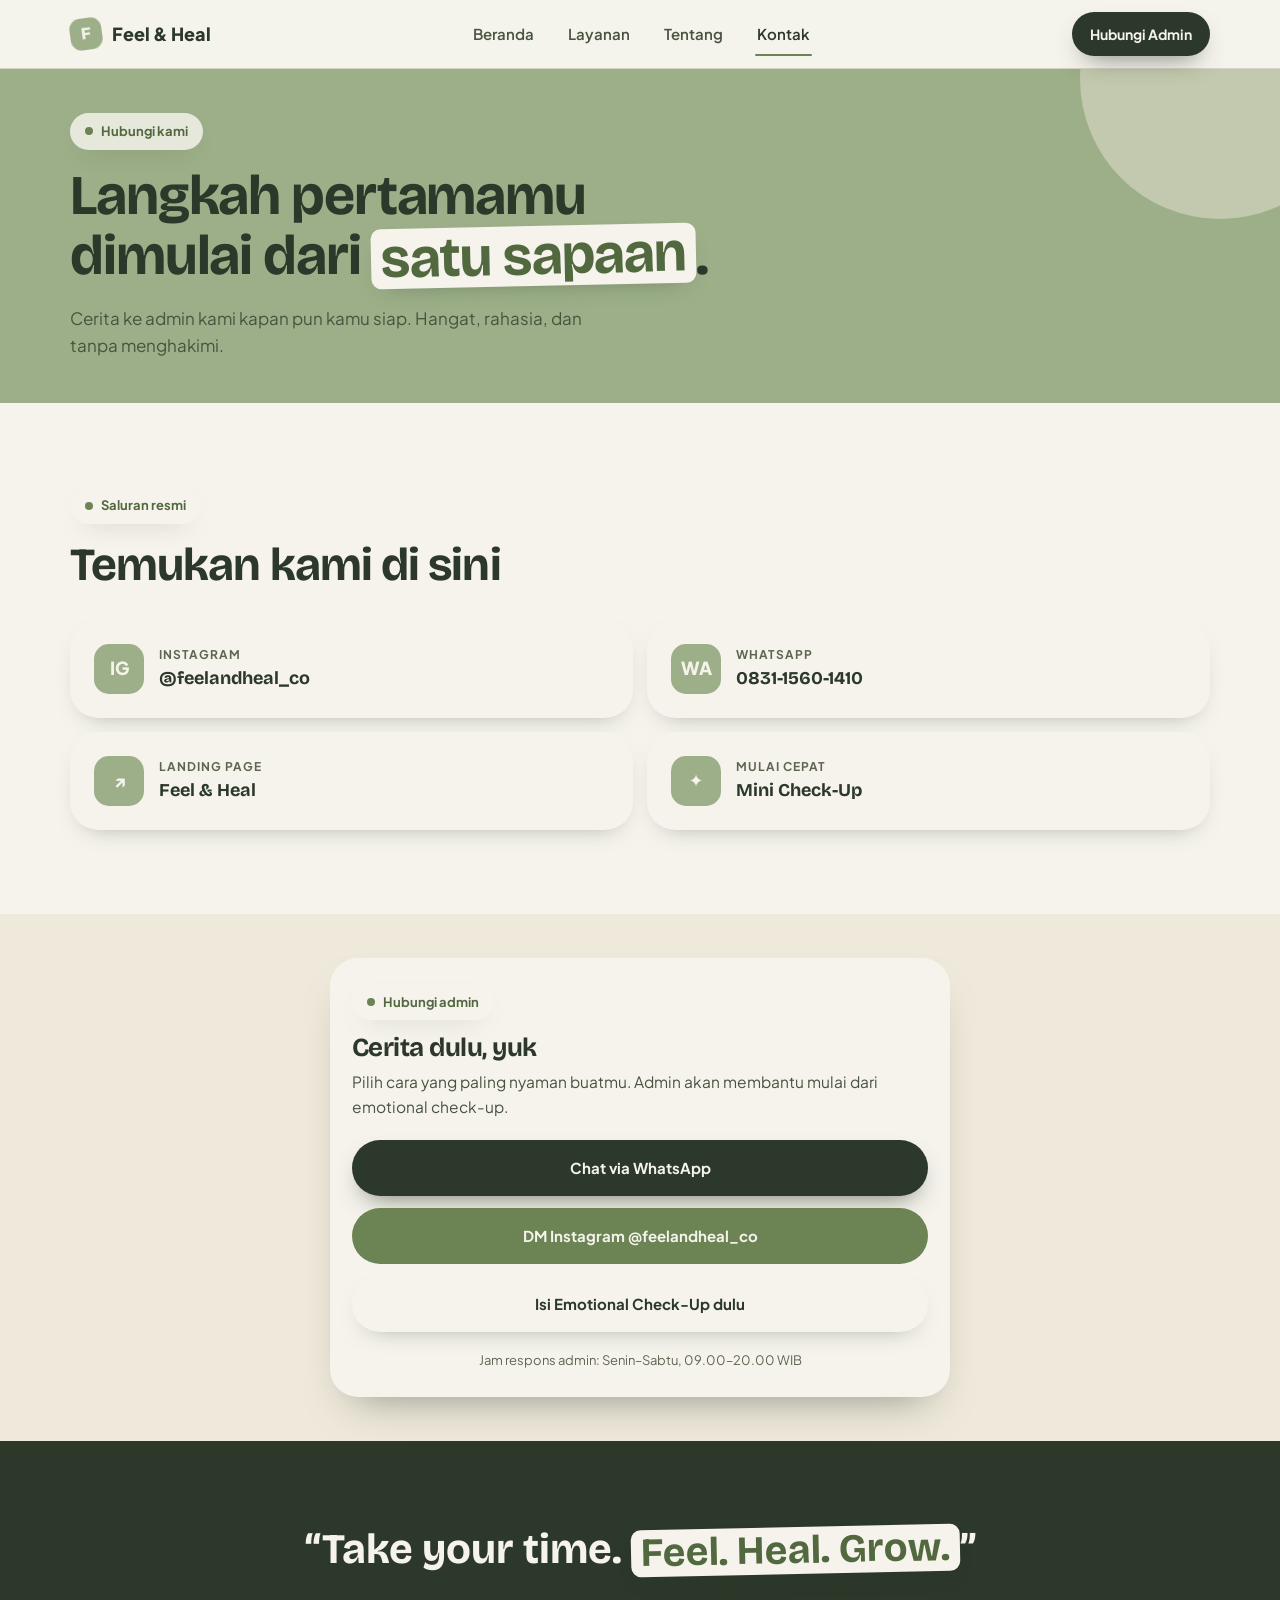
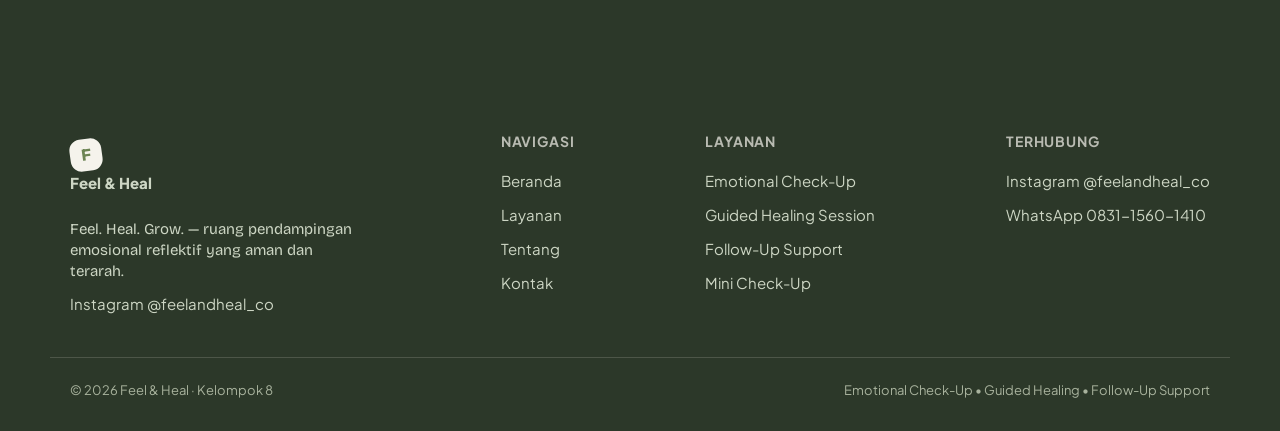
<file: kontak.html>
<!DOCTYPE html>
<html lang="id">
<head>
<meta charset="UTF-8">
<meta name="viewport" content="width=device-width, initial-scale=1.0, viewport-fit=cover">
<title>Kontak — Feel & Heal</title>
<meta name="description" content="Hubungi Feel & Heal via WhatsApp atau Instagram. Cerita dulu, admin siap membantu mulai dari emotional check-up.">
<meta name="theme-color" content="#9caf88">
<!-- Open Graph -->
<meta property="og:type" content="website">
<meta property="og:title" content="Kontak — Feel & Heal">
<meta property="og:description" content="Hubungi Feel & Heal via WhatsApp atau Instagram. Admin siap membantu kamu memulai perjalanan healing.">
<meta property="og:url" content="https://feel-heal.vercel.app/kontak.html">
<meta property="og:image" content="https://feel-heal.vercel.app/og-image.png">
<meta property="og:locale" content="id_ID">
<!-- Twitter Card -->
<meta name="twitter:card" content="summary_large_image">
<meta name="twitter:title" content="Kontak — Feel & Heal">
<meta name="twitter:description" content="Hubungi Feel & Heal via WhatsApp atau Instagram.">
<meta name="twitter:image" content="https://feel-heal.vercel.app/og-image.png">
<link rel="preconnect" href="https://fonts.googleapis.com">
<link rel="preconnect" href="https://fonts.gstatic.com" crossorigin>
<link href="https://fonts.googleapis.com/css2?family=Bricolage+Grotesque:opsz,wght@12..96,600;12..96,700;12..96,800&family=Plus+Jakarta+Sans:wght@400;500;600;700;800&family=Spline+Sans+Mono:wght@400;500&display=swap" rel="stylesheet">
<link rel="stylesheet" href="site.css">
</head>
<body>
<a class="skip-link" href="#main">Langsung ke konten</a>

<!-- NAV -->
<header class="nav">
  <div class="wrap bar">
    <a class="brand" href="index.html"><span class="s">F</span>Feel &amp; Heal</a>
    <nav class="nav-links">
      <a href="index.html">Beranda</a>
      <a href="layanan.html">Layanan</a>
      <a href="tentang.html">Tentang</a>
      <a href="kontak.html" class="active">Kontak</a>
    </nav>
    <div class="nav-right">
      <a class="btn btn-primary" href="#admin">Hubungi Admin</a>
      <button class="burger" aria-label="Buka menu" aria-expanded="false" aria-controls="drawer"><i aria-hidden="true"></i><i aria-hidden="true"></i><i aria-hidden="true"></i></button>
    </div>
  </div>
</header>
<div class="drawer" id="drawer" role="navigation" aria-label="Menu navigasi mobile">
  <a href="index.html">Beranda</a>
  <a href="layanan.html">Layanan</a>
  <a href="tentang.html">Tentang</a>
  <a href="kontak.html" class="active">Kontak</a>
  <a class="btn btn-primary" href="#admin">Hubungi Admin</a>
  <div class="dcontact">@feelandheal_co · WhatsApp 0831-1560-1410</div>
</div>

<!-- HEADER -->
<section class="section bg-sage on-sage tight" id="main" style="overflow:hidden;position:relative">
  <span class="blob b1" style="position:absolute;width:280px;height:280px;border-radius:50%;background:var(--cream-2);opacity:.45;top:-130px;right:-80px"></span>
  <div class="wrap" style="position:relative;z-index:2">
    <span class="eyebrow"><span class="d"></span>Hubungi kami</span>
    <h1 style="font-size:clamp(34px,9vw,56px);margin-top:16px;max-width:640px">Langkah pertamamu dimulai dari <span class="hl">satu sapaan</span>.</h1>
    <p class="sub" style="font-size:17px;color:var(--ink-2);max-width:520px;margin-top:18px">Cerita ke admin kami kapan pun kamu siap. Hangat, rahasia, dan tanpa menghakimi.</p>
  </div>
</section>

<!-- CONTACT CARDS -->
<section class="section" id="admin">
  <div class="wrap">
    <div class="sec-head" data-reveal>
      <span class="eyebrow"><span class="d"></span>Saluran resmi</span>
      <h2>Temukan kami di sini</h2>
    </div>
    <div class="contact-grid">
      <a class="card contact-card" data-reveal href="https://ig.me/m/feelandheal_co" target="_blank" rel="noopener">
        <span class="ic">IG</span>
        <div><div class="lbl">Instagram</div><div class="val">@feelandheal_co</div></div>
      </a>
      <a class="card contact-card" data-reveal data-reveal-d="1" href="https://wa.me/6283115601410" target="_blank" rel="noopener" data-chat-link="whatsapp">
        <span class="ic">WA</span>
        <div><div class="lbl">WhatsApp</div><div class="val">0831-1560-1410</div></div>
      </a>
      <a class="card contact-card" data-reveal href="index.html">
        <span class="ic">↗</span>
        <div><div class="lbl">Landing page</div><div class="val">Feel &amp; Heal</div></div>
      </a>
      <a class="card contact-card" data-reveal data-reveal-d="1" href="layanan.html#checkup">
        <span class="ic">✦</span>
        <div><div class="lbl">Mulai cepat</div><div class="val">Mini Check-Up</div></div>
      </a>
    </div>
  </div>
</section>

<!-- HUBUNGI ADMIN PANEL -->
<section class="section bg-cream2 tight" id="hubungi-admin">
  <div class="wrap">
    <div class="checkup" style="max-width:620px" data-reveal>
      <span class="eyebrow"><span class="d"></span>Hubungi admin</span>
      <h3 style="font-size:26px;margin:14px 0 8px">Cerita dulu, yuk</h3>
      <p style="color:var(--ink-2);font-size:15.5px;margin-bottom:20px">Pilih cara yang paling nyaman buatmu. Admin akan membantu mulai dari emotional check-up.</p>
      <div data-checkup-context hidden></div>
      <div style="display:flex;flex-direction:column;gap:12px">
        <a class="btn btn-primary" style="padding:16px" href="https://wa.me/6283115601410" target="_blank" rel="noopener" data-chat-link="whatsapp">Chat via WhatsApp</a>
        <a class="btn btn-sage" style="padding:16px" href="https://ig.me/m/feelandheal_co" target="_blank" rel="noopener">DM Instagram @feelandheal_co</a>
        <a class="btn btn-cream" style="padding:16px" href="layanan.html#checkup">Isi Emotional Check-Up dulu</a>
      </div>
      <p style="color:var(--muted);font-size:13px;margin-top:18px;text-align:center">Jam respons admin: Senin–Sabtu, 09.00–20.00 WIB</p>
    </div>
  </div>
</section>

<!-- QUOTE FINAL -->
<section class="section bg-ink">
  <div class="wrap cta-final">
    <div data-reveal>
      <p class="quote">“Take your time. <span class="hl">Feel. Heal. Grow.</span>”</p>
    </div>
  </div>
</section>

<!-- FOOTER -->
<footer class="footer">
  <div class="wrap cols">
    <div class="fbrand fcol">
      <a class="brand" href="index.html"><span class="s">F</span>Feel &amp; Heal</a>
      <p class="quote">Feel. Heal. Grow. — ruang pendampingan emosional reflektif yang aman dan terarah.</p>
      <a href="https://www.instagram.com/feelandheal_co/" target="_blank" rel="noopener">Instagram @feelandheal_co</a>
    </div>
    <div class="fcol">
      <h4>Navigasi</h4>
      <a href="index.html">Beranda</a>
      <a href="layanan.html">Layanan</a>
      <a href="tentang.html">Tentang</a>
      <a href="kontak.html">Kontak</a>
    </div>
    <div class="fcol">
      <h4>Layanan</h4>
      <a href="layanan.html">Emotional Check-Up</a>
      <a href="layanan.html">Guided Healing Session</a>
      <a href="layanan.html">Follow-Up Support</a>
      <a href="layanan.html#checkup">Mini Check-Up</a>
    </div>
    <div class="fcol">
      <h4>Terhubung</h4>
      <a href="https://www.instagram.com/feelandheal_co/" target="_blank" rel="noopener">Instagram @feelandheal_co</a>
      <a href="https://wa.me/6283115601410" target="_blank" rel="noopener" data-chat-link="whatsapp">WhatsApp 0831-1560-1410</a>
    </div>
  </div>
  <div class="wrap copy">
    <span>© 2026 Feel &amp; Heal · Kelompok 8</span>
    <span>Emotional Check-Up • Guided Healing • Follow-Up Support</span>
  </div>
</footer>

<script src="site.js"></script>
</body>
</html>
</file>
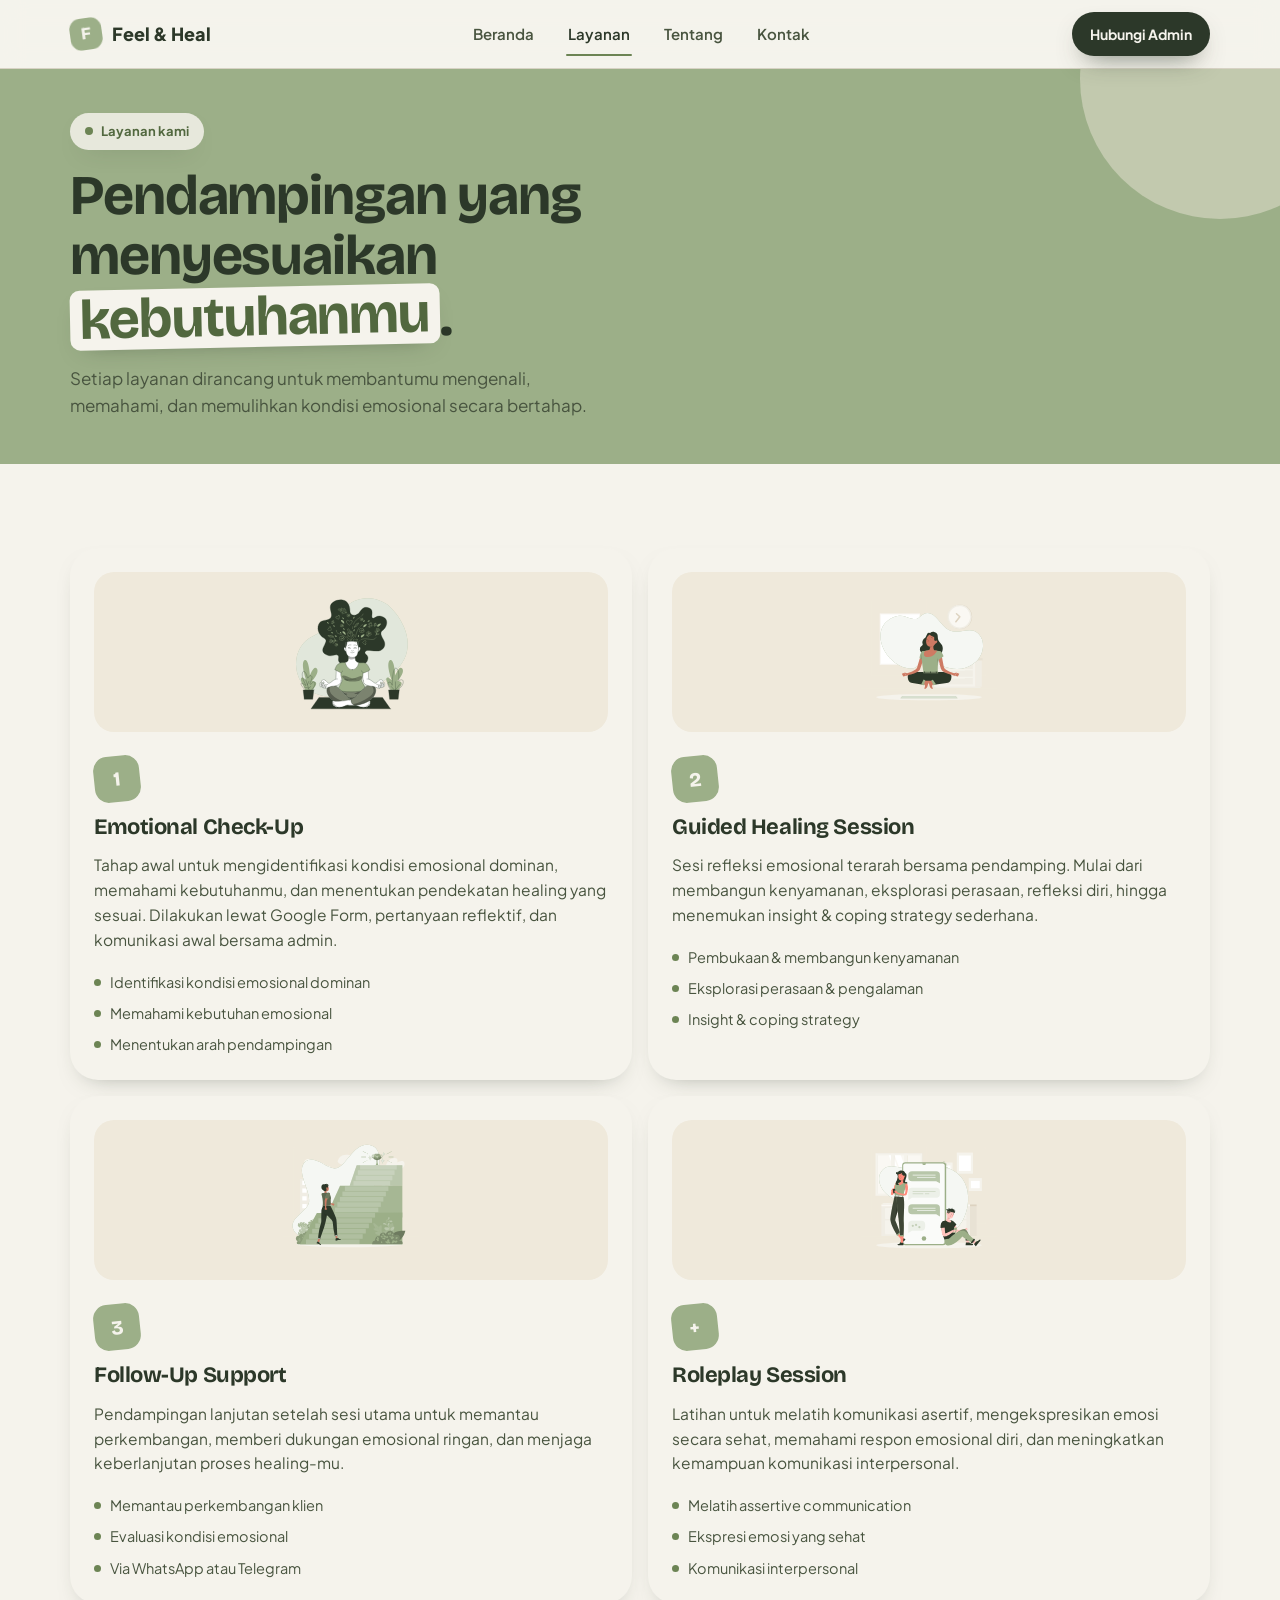
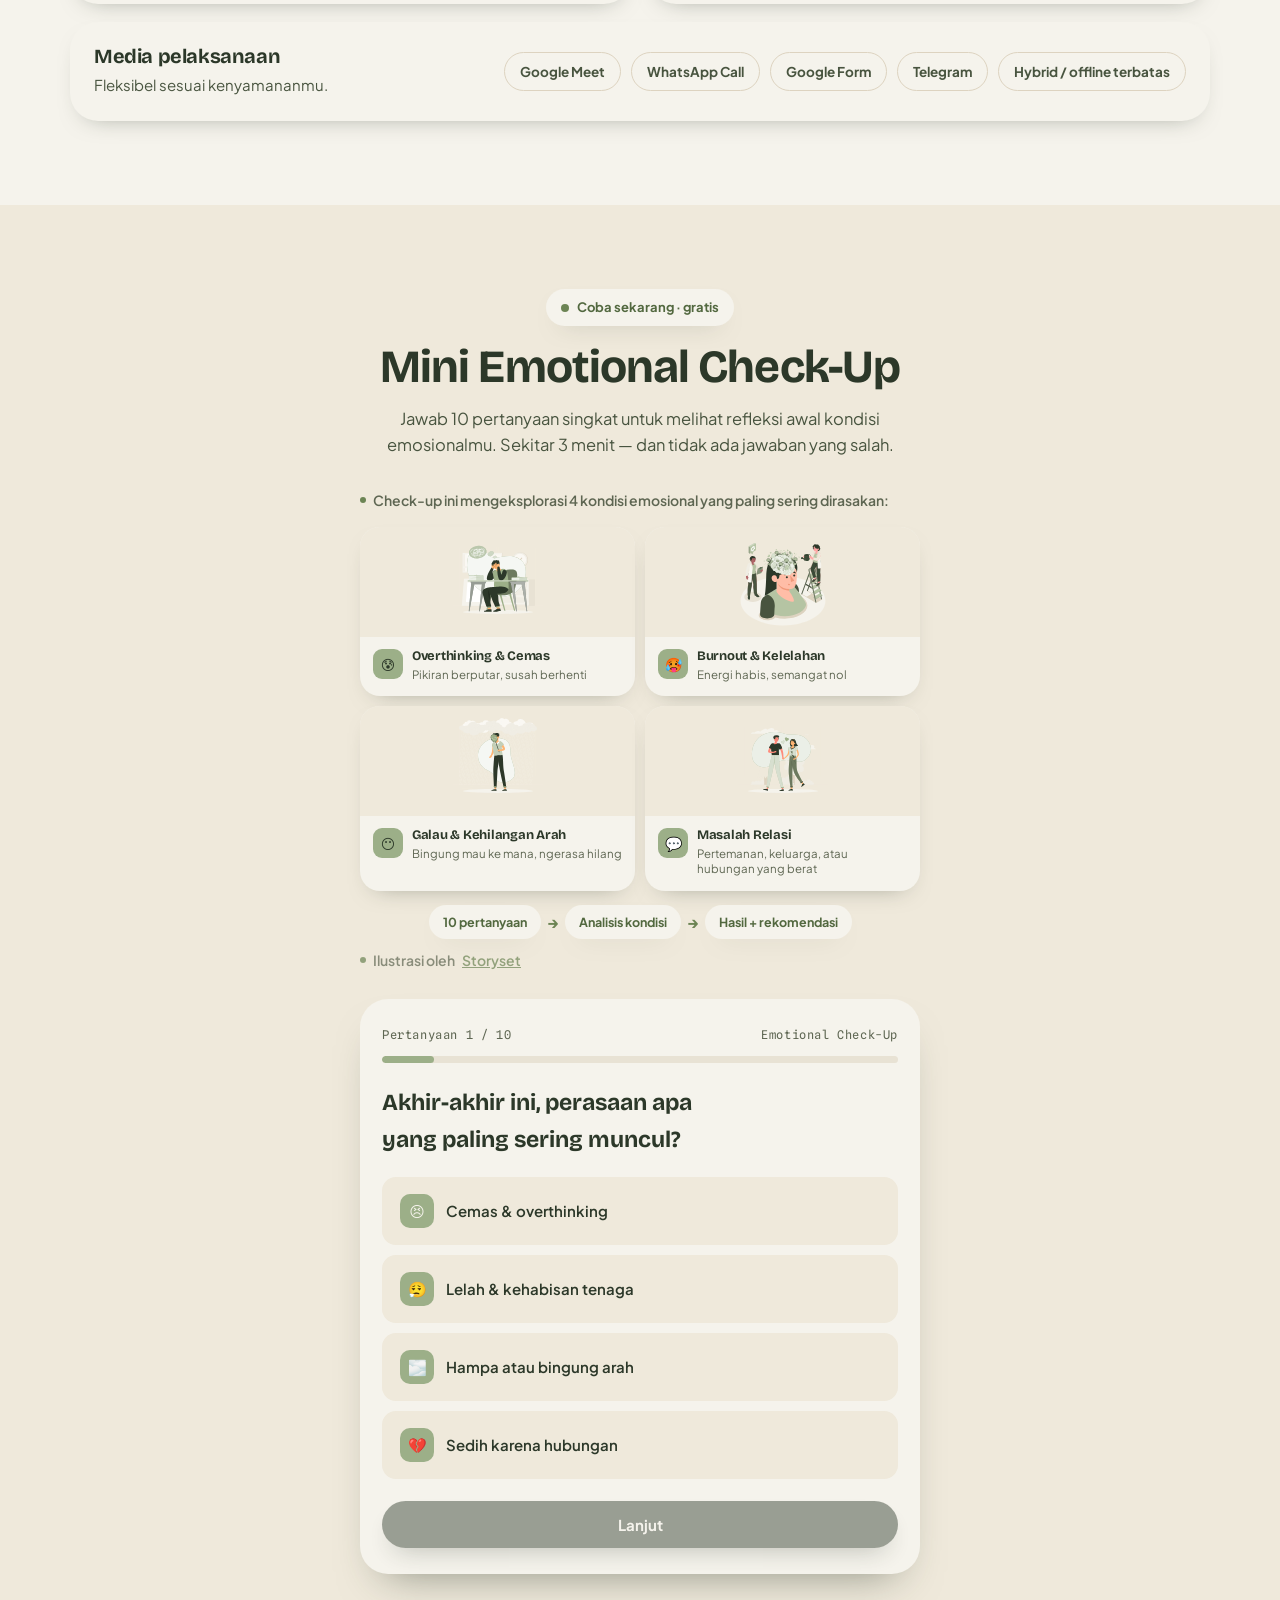
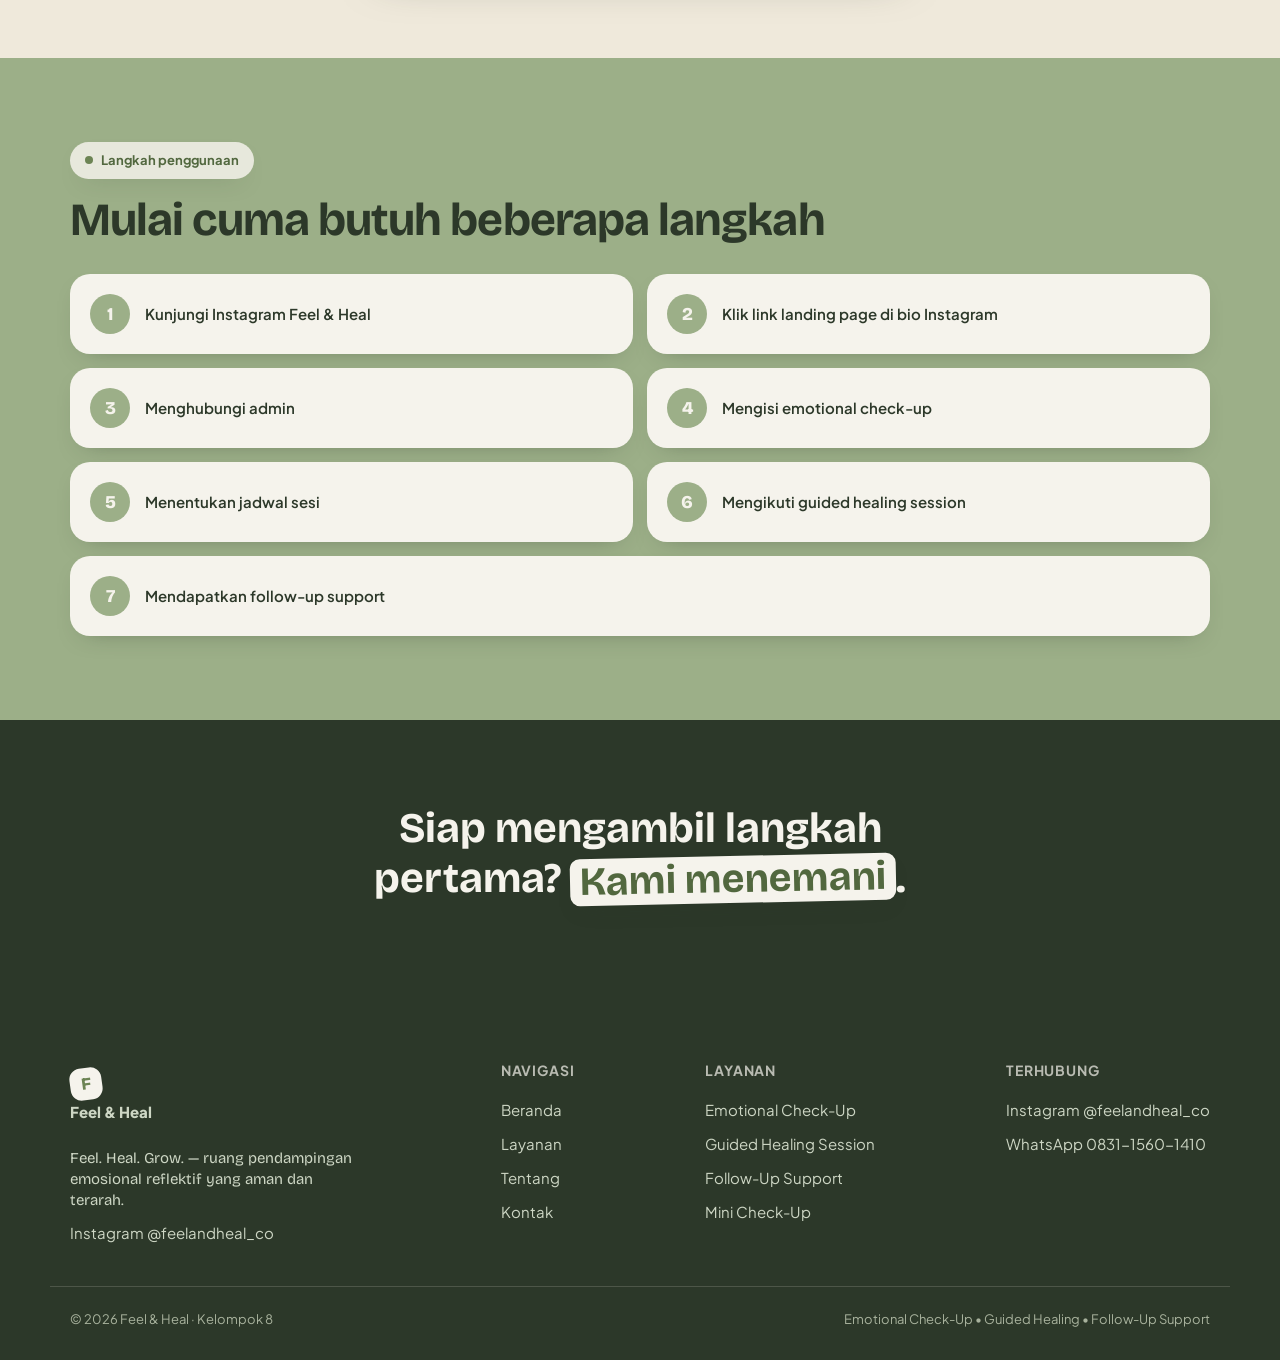
<file: layanan.html>
<!DOCTYPE html>
<html lang="id">
<head>
<meta charset="UTF-8">
<meta name="viewport" content="width=device-width, initial-scale=1.0, viewport-fit=cover">
<title>Layanan — Feel & Heal</title>
<meta name="description" content="Jelajahi layanan Feel & Heal: Emotional Check-Up, Guided Healing Session, Follow-Up Support, dan Roleplay Session. Temukan paket yang cocok untukmu.">
<meta name="theme-color" content="#9caf88">
<!-- Open Graph -->
<meta property="og:type" content="website">
<meta property="og:title" content="Layanan — Feel & Heal">
<meta property="og:description" content="Emotional Check-Up, Guided Healing Session, Follow-Up Support, dan Roleplay Session. Pilih layanan pendampingan emosional yang sesuai kebutuhanmu.">
<meta property="og:url" content="https://feel-heal.vercel.app/layanan.html">
<meta property="og:image" content="https://feel-heal.vercel.app/og-image.png">
<meta property="og:locale" content="id_ID">
<!-- Twitter Card -->
<meta name="twitter:card" content="summary_large_image">
<meta name="twitter:title" content="Layanan — Feel & Heal">
<meta name="twitter:description" content="Emotional Check-Up, Guided Healing Session, Follow-Up Support, dan Roleplay Session.">
<meta name="twitter:image" content="https://feel-heal.vercel.app/og-image.png">
<link rel="preconnect" href="https://fonts.googleapis.com">
<link rel="preconnect" href="https://fonts.gstatic.com" crossorigin>
<link href="https://fonts.googleapis.com/css2?family=Bricolage+Grotesque:opsz,wght@12..96,600;12..96,700;12..96,800&family=Plus+Jakarta+Sans:wght@400;500;600;700;800&family=Spline+Sans+Mono:wght@400;500&display=swap" rel="stylesheet">
<link rel="stylesheet" href="site.css">
</head>
<body>
<a class="skip-link" href="#main">Langsung ke konten</a>

<!-- NAV -->
<header class="nav">
  <div class="wrap bar">
    <a class="brand" href="index.html"><span class="s">F</span>Feel &amp; Heal</a>
    <nav class="nav-links">
      <a href="index.html">Beranda</a>
      <a href="layanan.html" class="active">Layanan</a>
      <a href="tentang.html">Tentang</a>
      <a href="kontak.html">Kontak</a>
    </nav>
    <div class="nav-right">
      <a class="btn btn-primary" href="kontak.html">Hubungi Admin</a>
      <button class="burger" aria-label="Buka menu" aria-expanded="false" aria-controls="drawer"><i aria-hidden="true"></i><i aria-hidden="true"></i><i aria-hidden="true"></i></button>
    </div>
  </div>
</header>
<div class="drawer" id="drawer" role="navigation" aria-label="Menu navigasi mobile">
  <a href="index.html">Beranda</a>
  <a href="layanan.html" class="active">Layanan</a>
  <a href="tentang.html">Tentang</a>
  <a href="kontak.html">Kontak</a>
  <a class="btn btn-primary" href="kontak.html">Hubungi Admin</a>
  <div class="dcontact">@feelandheal_co · WhatsApp 0831-1560-1410</div>
</div>

<!-- PAGE HEADER -->
<section class="section bg-sage on-sage tight" id="main" style="overflow:hidden;position:relative">
  <span class="blob b1" style="position:absolute;width:280px;height:280px;border-radius:50%;background:var(--cream-2);opacity:.45;top:-130px;right:-80px"></span>
  <div class="wrap" style="position:relative;z-index:2">
    <span class="eyebrow"><span class="d"></span>Layanan kami</span>
    <h1 style="font-size:clamp(34px,9vw,56px);margin-top:16px;max-width:680px">Pendampingan yang menyesuaikan <span class="hl">kebutuhanmu</span>.</h1>
    <p class="sub" style="font-size:17px;color:var(--ink-2);max-width:540px;margin-top:18px">Setiap layanan dirancang untuk membantumu mengenali, memahami, dan memulihkan kondisi emosional secara bertahap.</p>
  </div>
</section>

<!-- DETAIL LAYANAN -->
<section class="section">
  <div class="wrap">
    <div class="grid grid-2">
      <div class="card svc" data-reveal>
        <div class="svc-illo">
          <img src="illustrations/svc-checkup.svg" alt="Emotional Check-Up illustration" loading="lazy">
        </div>
        <span class="num">1</span>
        <h3>Emotional Check-Up</h3>
        <p>Tahap awal untuk mengidentifikasi kondisi emosional dominan, memahami kebutuhanmu, dan menentukan pendekatan healing yang sesuai. Dilakukan lewat Google Form, pertanyaan reflektif, dan komunikasi awal bersama admin.</p>
        <ul><li>Identifikasi kondisi emosional dominan</li><li>Memahami kebutuhan emosional</li><li>Menentukan arah pendampingan</li></ul>
      </div>
      <div class="card svc" data-reveal data-reveal-d="1">
        <div class="svc-illo">
          <img src="illustrations/svc-healing.svg" alt="Guided Healing Session illustration" loading="lazy">
        </div>
        <span class="num">2</span>
        <h3>Guided Healing Session</h3>
        <p>Sesi refleksi emosional terarah bersama pendamping. Mulai dari membangun kenyamanan, eksplorasi perasaan, refleksi diri, hingga menemukan insight &amp; coping strategy sederhana.</p>
        <ul><li>Pembukaan &amp; membangun kenyamanan</li><li>Eksplorasi perasaan &amp; pengalaman</li><li>Insight &amp; coping strategy</li></ul>
      </div>
      <div class="card svc" data-reveal>
        <div class="svc-illo">
          <img src="illustrations/svc-followup.svg" alt="Follow-Up Support illustration" loading="lazy">
        </div>
        <span class="num">3</span>
        <h3>Follow-Up Support</h3>
        <p>Pendampingan lanjutan setelah sesi utama untuk memantau perkembangan, memberi dukungan emosional ringan, dan menjaga keberlanjutan proses healing-mu.</p>
        <ul><li>Memantau perkembangan klien</li><li>Evaluasi kondisi emosional</li><li>Via WhatsApp atau Telegram</li></ul>
      </div>
      <div class="card svc" data-reveal data-reveal-d="1">
        <div class="svc-illo">
          <img src="illustrations/svc-roleplay.svg" alt="Roleplay Session illustration" loading="lazy">
        </div>
        <span class="num">+</span>
        <h3>Roleplay Session</h3>
        <p>Latihan untuk melatih komunikasi asertif, mengekspresikan emosi secara sehat, memahami respon emosional diri, dan meningkatkan kemampuan komunikasi interpersonal.</p>
        <ul><li>Melatih assertive communication</li><li>Ekspresi emosi yang sehat</li><li>Komunikasi interpersonal</li></ul>
      </div>
    </div>
    <div class="card" data-reveal style="margin-top:18px;display:flex;gap:16px;align-items:center;flex-wrap:wrap;justify-content:space-between">
      <div>
        <h3 style="font-size:20px">Media pelaksanaan</h3>
        <p style="color:var(--ink-2);margin-top:6px;font-size:15px">Fleksibel sesuai kenyamananmu.</p>
      </div>
      <div class="who-chips">
        <span class="sticker">Google Meet</span>
        <span class="sticker">WhatsApp Call</span>
        <span class="sticker">Google Form</span>
        <span class="sticker">Telegram</span>
        <span class="sticker">Hybrid / offline terbatas</span>
      </div>
    </div>
  </div>
</section>

<!-- MINI CHECK-UP -->
<section class="section bg-cream2" id="checkup">
  <div class="wrap">
    <div class="sec-head center" data-reveal>
      <span class="eyebrow"><span class="d"></span>Coba sekarang · gratis</span>
      <h2>Mini Emotional Check-Up</h2>
      <p>Jawab 10 pertanyaan singkat untuk melihat refleksi awal kondisi emosionalmu. Sekitar 3 menit — dan tidak ada jawaban yang salah.</p>
    </div>
    <div class="ckintro" data-reveal>
      <p>Check-up ini mengeksplorasi 4 kondisi emosional yang paling sering dirasakan:</p>
      <div class="ckintro-grid">
        <div class="cktopic">
          <img class="cktopic-img" src="illustrations/ck-cemas.svg" alt="Overthinking" loading="lazy">
          <div class="cktopic-body">
            <div class="ti">😰</div>
            <div><h4>Overthinking & Cemas</h4><p>Pikiran berputar, susah berhenti</p></div>
          </div>
        </div>
        <div class="cktopic">
          <img class="cktopic-img" src="illustrations/ck-burnout.svg" alt="Burnout" loading="lazy">
          <div class="cktopic-body">
            <div class="ti">🥵</div>
            <div><h4>Burnout & Kelelahan</h4><p>Energi habis, semangat nol</p></div>
          </div>
        </div>
        <div class="cktopic">
          <img class="cktopic-img" src="illustrations/ck-galau.svg" alt="Feeling lost" loading="lazy">
          <div class="cktopic-body">
            <div class="ti">😶</div>
            <div><h4>Galau & Kehilangan Arah</h4><p>Bingung mau ke mana, ngerasa hilang</p></div>
          </div>
        </div>
        <div class="cktopic">
          <img class="cktopic-img" src="illustrations/ck-relasi.svg" alt="Relationship issues" loading="lazy">
          <div class="cktopic-body">
            <div class="ti">💬</div>
            <div><h4>Masalah Relasi</h4><p>Pertemanan, keluarga, atau hubungan yang berat</p></div>
          </div>
        </div>
      </div>
      <div class="ckflow">
        <span class="fs">10 pertanyaan</span>
        <span class="fa">→</span>
        <span class="fs">Analisis kondisi</span>
        <span class="fa">→</span>
        <span class="fs">Hasil + rekomendasi</span>
      </div>
      <p class="storyset-credit" style="margin-top:10px">Ilustrasi oleh <a href="https://storyset.com" target="_blank" rel="noopener">Storyset</a></p>
    </div>
    <div class="checkup" data-checkup data-reveal>
      <noscript><p>Aktifkan JavaScript untuk mencoba check-up interaktif, atau hubungi admin langsung.</p></noscript>
    </div>
  </div>
</section>

<!-- LANGKAH PENGGUNAAN -->
<section class="section bg-sage on-sage">
  <div class="wrap">
    <div class="sec-head" data-reveal>
      <span class="eyebrow"><span class="d"></span>Langkah penggunaan</span>
      <h2>Mulai cuma butuh beberapa langkah</h2>
    </div>
    <div class="steps grid-2" data-reveal>
      <div class="stepc"><span class="n"></span><p>Kunjungi Instagram Feel &amp; Heal</p></div>
      <div class="stepc"><span class="n"></span><p>Klik link landing page di bio Instagram</p></div>
      <div class="stepc"><span class="n"></span><p>Menghubungi admin</p></div>
      <div class="stepc"><span class="n"></span><p>Mengisi emotional check-up</p></div>
      <div class="stepc"><span class="n"></span><p>Menentukan jadwal sesi</p></div>
      <div class="stepc"><span class="n"></span><p>Mengikuti guided healing session</p></div>
      <div class="stepc" style="grid-column:1/-1"><span class="n"></span><p>Mendapatkan follow-up support</p></div>
    </div>
  </div>
</section>

<!-- QUOTE FINAL -->
<section class="section bg-ink">
  <div class="wrap cta-final">
    <div data-reveal>
      <p class="quote">Siap mengambil langkah pertama? <span class="hl">Kami menemani</span>.</p>
    </div>
  </div>
</section>

<!-- FOOTER -->
<footer class="footer">
  <div class="wrap cols">
    <div class="fbrand fcol">
      <a class="brand" href="index.html"><span class="s">F</span>Feel &amp; Heal</a>
      <p class="quote">Feel. Heal. Grow. — ruang pendampingan emosional reflektif yang aman dan terarah.</p>
      <a href="https://www.instagram.com/feelandheal_co/" target="_blank" rel="noopener">Instagram @feelandheal_co</a>
    </div>
    <div class="fcol">
      <h4>Navigasi</h4>
      <a href="index.html">Beranda</a>
      <a href="layanan.html">Layanan</a>
      <a href="tentang.html">Tentang</a>
      <a href="kontak.html">Kontak</a>
    </div>
    <div class="fcol">
      <h4>Layanan</h4>
      <a href="layanan.html">Emotional Check-Up</a>
      <a href="layanan.html">Guided Healing Session</a>
      <a href="layanan.html">Follow-Up Support</a>
      <a href="layanan.html#checkup">Mini Check-Up</a>
    </div>
    <div class="fcol">
      <h4>Terhubung</h4>
      <a href="https://www.instagram.com/feelandheal_co/" target="_blank" rel="noopener">Instagram @feelandheal_co</a>
      <a href="https://wa.me/6283115601410" target="_blank" rel="noopener" data-chat-link="whatsapp">WhatsApp 0831-1560-1410</a>
    </div>
  </div>
  <div class="wrap copy">
    <span>© 2026 Feel &amp; Heal · Kelompok 8</span>
    <span>Emotional Check-Up • Guided Healing • Follow-Up Support</span>
  </div>
</footer>

<script src="site.js"></script>
</body>
</html>
</file>
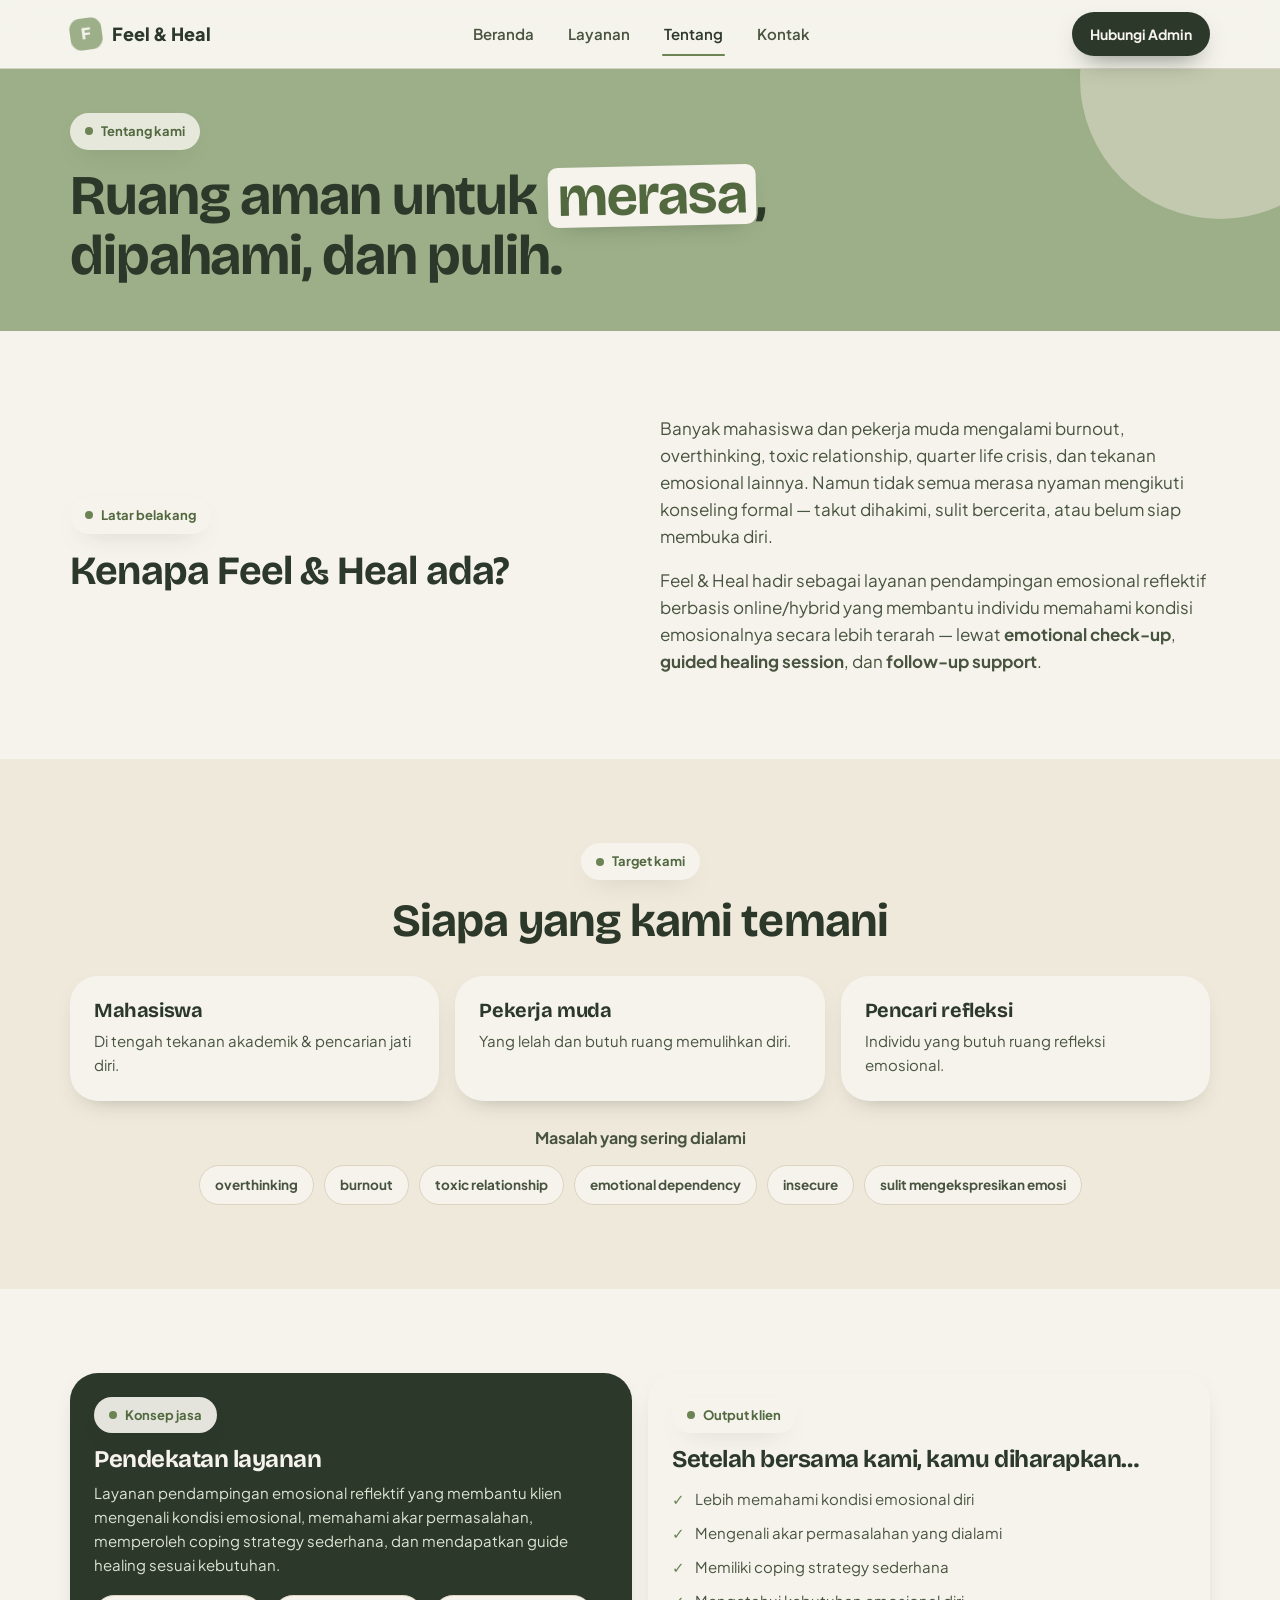
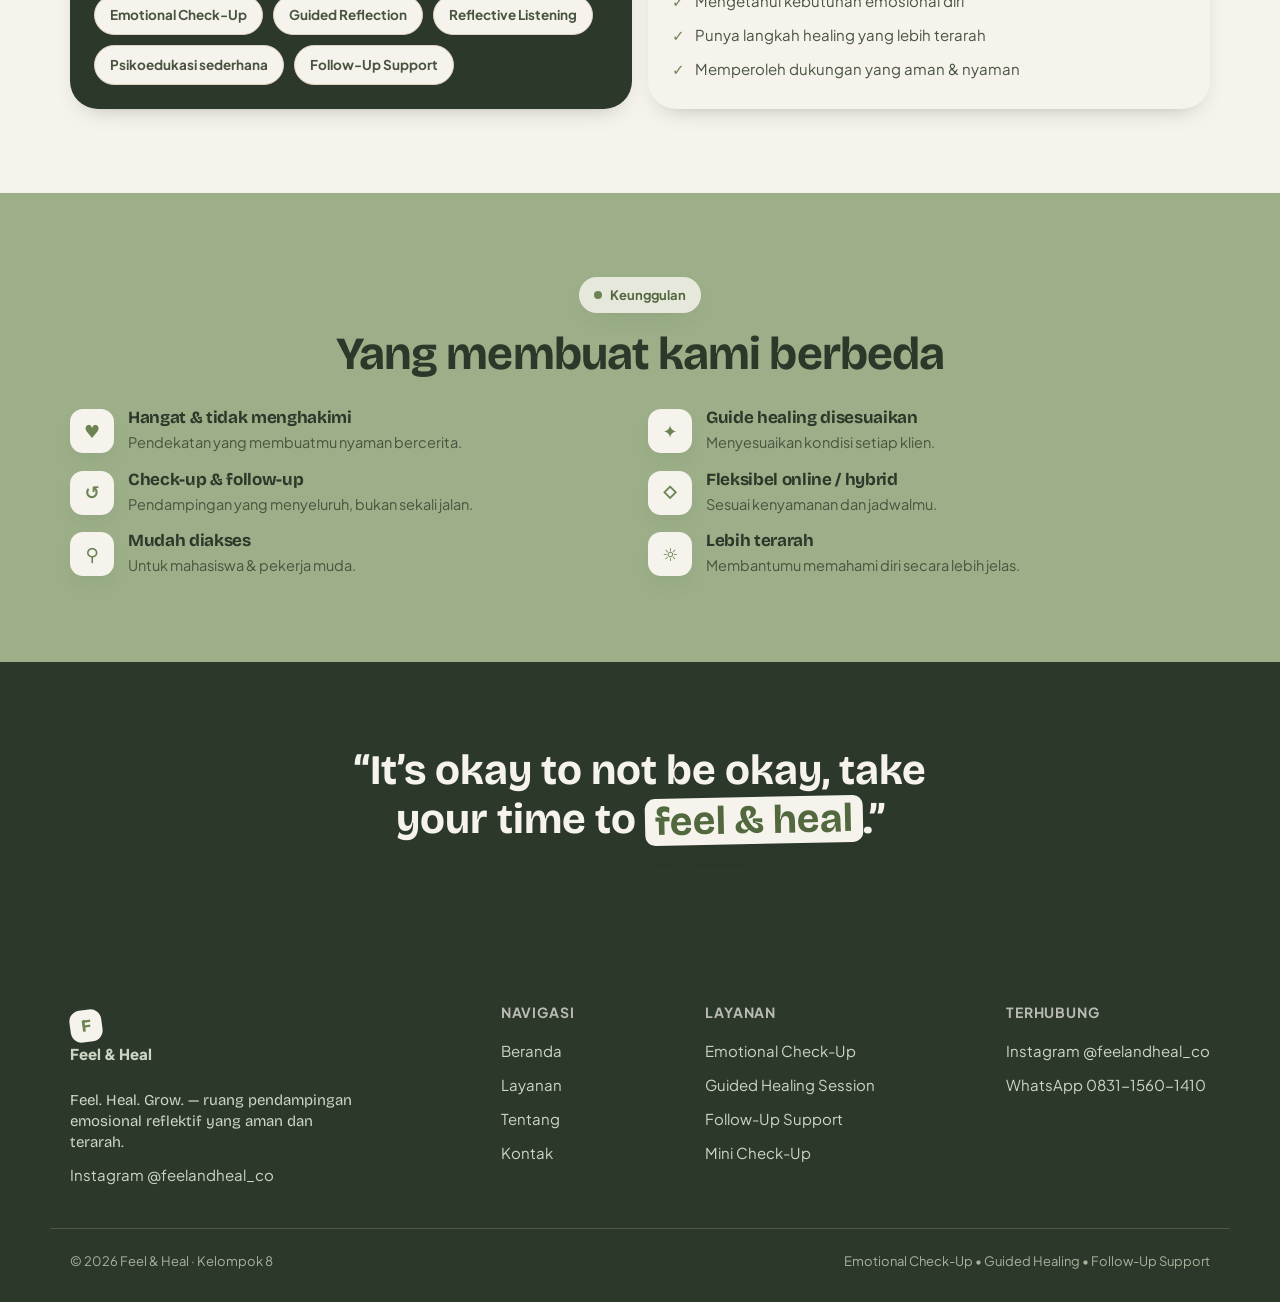
<file: tentang.html>
<!DOCTYPE html>
<html lang="id">
<head>
<meta charset="UTF-8">
<meta name="viewport" content="width=device-width, initial-scale=1.0, viewport-fit=cover">
<title>Tentang — Feel & Heal</title>
<meta name="description" content="Kenali lebih dekat Feel & Heal — latar belakang, target audiens, konsep layanan, dan keunggulan pendampingan emosional reflektif kami.">
<meta name="theme-color" content="#9caf88">
<!-- Open Graph -->
<meta property="og:type" content="website">
<meta property="og:title" content="Tentang — Feel & Heal">
<meta property="og:description" content="Latar belakang, konsep, dan keunggulan layanan pendampingan emosional reflektif Feel & Heal untuk mahasiswa dan pekerja muda.">
<meta property="og:url" content="https://feel-heal.vercel.app/tentang.html">
<meta property="og:image" content="https://feel-heal.vercel.app/og-image.png">
<meta property="og:locale" content="id_ID">
<!-- Twitter Card -->
<meta name="twitter:card" content="summary_large_image">
<meta name="twitter:title" content="Tentang — Feel & Heal">
<meta name="twitter:description" content="Kenali lebih dekat Feel & Heal — pendampingan emosional reflektif untuk generasi muda.">
<meta name="twitter:image" content="https://feel-heal.vercel.app/og-image.png">
<link rel="preconnect" href="https://fonts.googleapis.com">
<link rel="preconnect" href="https://fonts.gstatic.com" crossorigin>
<link href="https://fonts.googleapis.com/css2?family=Bricolage+Grotesque:opsz,wght@12..96,600;12..96,700;12..96,800&family=Plus+Jakarta+Sans:wght@400;500;600;700;800&family=Spline+Sans+Mono:wght@400;500&display=swap" rel="stylesheet">
<link rel="stylesheet" href="site.css">
</head>
<body>
<a class="skip-link" href="#main">Langsung ke konten</a>

<!-- NAV -->
<header class="nav">
  <div class="wrap bar">
    <a class="brand" href="index.html"><span class="s">F</span>Feel &amp; Heal</a>
    <nav class="nav-links">
      <a href="index.html">Beranda</a>
      <a href="layanan.html">Layanan</a>
      <a href="tentang.html" class="active">Tentang</a>
      <a href="kontak.html">Kontak</a>
    </nav>
    <div class="nav-right">
      <a class="btn btn-primary" href="kontak.html">Hubungi Admin</a>
      <button class="burger" aria-label="Buka menu" aria-expanded="false" aria-controls="drawer"><i aria-hidden="true"></i><i aria-hidden="true"></i><i aria-hidden="true"></i></button>
    </div>
  </div>
</header>
<div class="drawer" id="drawer" role="navigation" aria-label="Menu navigasi mobile">
  <a href="index.html">Beranda</a>
  <a href="layanan.html">Layanan</a>
  <a href="tentang.html" class="active">Tentang</a>
  <a href="kontak.html">Kontak</a>
  <a class="btn btn-primary" href="kontak.html">Hubungi Admin</a>
  <div class="dcontact">@feelandheal_co · WhatsApp 0831-1560-1410</div>
</div>

<!-- HEADER -->
<section class="section bg-sage on-sage tight" id="main" style="overflow:hidden;position:relative">
  <span class="blob b1" style="position:absolute;width:280px;height:280px;border-radius:50%;background:var(--cream-2);opacity:.45;top:-130px;right:-80px"></span>
  <div class="wrap" style="position:relative;z-index:2">
    <span class="eyebrow"><span class="d"></span>Tentang kami</span>
    <h1 style="font-size:clamp(34px,9vw,56px);margin-top:16px;max-width:720px">Ruang aman untuk <span class="hl">merasa</span>, dipahami, dan pulih.</h1>
  </div>
</section>

<!-- LATAR BELAKANG -->
<section class="section">
  <div class="wrap lead-2">
    <div data-reveal="left">
      <span class="eyebrow"><span class="d"></span>Latar belakang</span>
      <h2 style="font-size:clamp(28px,7vw,40px);margin-top:16px">Kenapa Feel &amp; Heal ada?</h2>
    </div>
    <div data-reveal="right" data-reveal-d="1">
      <p style="font-size:17px;color:var(--ink-2)">Banyak mahasiswa dan pekerja muda mengalami burnout, overthinking, toxic relationship, quarter life crisis, dan tekanan emosional lainnya. Namun tidak semua merasa nyaman mengikuti konseling formal — takut dihakimi, sulit bercerita, atau belum siap membuka diri.</p>
      <p style="font-size:17px;color:var(--ink-2);margin-top:16px">Feel &amp; Heal hadir sebagai layanan pendampingan emosional reflektif berbasis online/hybrid yang membantu individu memahami kondisi emosionalnya secara lebih terarah — lewat <strong>emotional check-up</strong>, <strong>guided healing session</strong>, dan <strong>follow-up support</strong>.</p>
    </div>
  </div>
</section>

<!-- TARGET MARKET -->
<section class="section bg-cream2">
  <div class="wrap">
    <div class="sec-head center" data-reveal>
      <span class="eyebrow"><span class="d"></span>Target kami</span>
      <h2>Siapa yang kami temani</h2>
    </div>
    <div class="grid grid-3" style="margin-bottom:24px">
      <div class="card" data-reveal><h3 style="font-size:20px">Mahasiswa</h3><p style="color:var(--ink-2);margin-top:8px;font-size:15px">Di tengah tekanan akademik &amp; pencarian jati diri.</p></div>
      <div class="card" data-reveal data-reveal-d="1"><h3 style="font-size:20px">Pekerja muda</h3><p style="color:var(--ink-2);margin-top:8px;font-size:15px">Yang lelah dan butuh ruang memulihkan diri.</p></div>
      <div class="card" data-reveal data-reveal-d="2"><h3 style="font-size:20px">Pencari refleksi</h3><p style="color:var(--ink-2);margin-top:8px;font-size:15px">Individu yang butuh ruang refleksi emosional.</p></div>
    </div>
    <p style="text-align:center;font-weight:700;color:var(--ink-2);margin-bottom:14px" data-reveal>Masalah yang sering dialami</p>
    <div class="who-chips" style="justify-content:center" data-reveal>
      <span class="sticker">overthinking</span>
      <span class="sticker">burnout</span>
      <span class="sticker">toxic relationship</span>
      <span class="sticker">emotional dependency</span>
      <span class="sticker">insecure</span>
      <span class="sticker">sulit mengekspresikan emosi</span>
    </div>
  </div>
</section>

<!-- KONSEP & OUTPUT -->
<section class="section">
  <div class="wrap">
    <div class="grid grid-2">
      <div class="card" data-reveal style="background:var(--ink);color:var(--cream)">
        <span class="eyebrow" style="background:rgba(245,243,236,.92)"><span class="d"></span>Konsep jasa</span>
        <h3 style="color:var(--cream);font-size:24px;margin-top:14px">Pendekatan layanan</h3>
        <p style="color:#dde4d4;margin-top:8px;font-size:15px">Layanan pendampingan emosional reflektif yang membantu klien mengenali kondisi emosional, memahami akar permasalahan, memperoleh coping strategy sederhana, dan mendapatkan guide healing sesuai kebutuhan.</p>
        <div class="who-chips" style="margin-top:18px">
          <span class="sticker">Emotional Check-Up</span>
          <span class="sticker">Guided Reflection</span>
          <span class="sticker">Reflective Listening</span>
          <span class="sticker">Psikoedukasi sederhana</span>
          <span class="sticker">Follow-Up Support</span>
        </div>
      </div>
      <div class="card" data-reveal data-reveal-d="1">
        <span class="eyebrow"><span class="d"></span>Output klien</span>
        <h3 style="font-size:24px;margin-top:14px">Setelah bersama kami, kamu diharapkan…</h3>
        <ul style="list-style:none;padding:0;margin:14px 0 0;display:flex;flex-direction:column;gap:10px">
          <li style="display:flex;gap:10px;color:var(--ink-2);font-size:15px"><span style="color:var(--sage-deep);font-weight:800">✓</span>Lebih memahami kondisi emosional diri</li>
          <li style="display:flex;gap:10px;color:var(--ink-2);font-size:15px"><span style="color:var(--sage-deep);font-weight:800">✓</span>Mengenali akar permasalahan yang dialami</li>
          <li style="display:flex;gap:10px;color:var(--ink-2);font-size:15px"><span style="color:var(--sage-deep);font-weight:800">✓</span>Memiliki coping strategy sederhana</li>
          <li style="display:flex;gap:10px;color:var(--ink-2);font-size:15px"><span style="color:var(--sage-deep);font-weight:800">✓</span>Mengetahui kebutuhan emosional diri</li>
          <li style="display:flex;gap:10px;color:var(--ink-2);font-size:15px"><span style="color:var(--sage-deep);font-weight:800">✓</span>Punya langkah healing yang lebih terarah</li>
          <li style="display:flex;gap:10px;color:var(--ink-2);font-size:15px"><span style="color:var(--sage-deep);font-weight:800">✓</span>Memperoleh dukungan yang aman &amp; nyaman</li>
        </ul>
      </div>
    </div>
  </div>
</section>

<!-- KEUNGGULAN -->
<section class="section bg-sage on-sage">
  <div class="wrap">
    <div class="sec-head center" data-reveal>
      <span class="eyebrow"><span class="d"></span>Keunggulan</span>
      <h2>Yang membuat kami berbeda</h2>
    </div>
    <div class="grid grid-2">
      <div class="adv" data-reveal><span class="ic">♥</span><div><h4>Hangat &amp; tidak menghakimi</h4><p>Pendekatan yang membuatmu nyaman bercerita.</p></div></div>
      <div class="adv" data-reveal data-reveal-d="1"><span class="ic">✦</span><div><h4>Guide healing disesuaikan</h4><p>Menyesuaikan kondisi setiap klien.</p></div></div>
      <div class="adv" data-reveal><span class="ic">↺</span><div><h4>Check-up &amp; follow-up</h4><p>Pendampingan yang menyeluruh, bukan sekali jalan.</p></div></div>
      <div class="adv" data-reveal data-reveal-d="1"><span class="ic">◇</span><div><h4>Fleksibel online / hybrid</h4><p>Sesuai kenyamanan dan jadwalmu.</p></div></div>
      <div class="adv" data-reveal><span class="ic">⚲</span><div><h4>Mudah diakses</h4><p>Untuk mahasiswa &amp; pekerja muda.</p></div></div>
      <div class="adv" data-reveal data-reveal-d="1"><span class="ic">☼</span><div><h4>Lebih terarah</h4><p>Membantumu memahami diri secara lebih jelas.</p></div></div>
    </div>
  </div>
</section>

<!-- QUOTE FINAL -->
<section class="section bg-ink">
  <div class="wrap cta-final">
    <div data-reveal>
      <p class="quote">“It’s okay to not be okay, take your time to <span class="hl">feel &amp; heal</span>.”</p>
    </div>
  </div>
</section>

<!-- FOOTER -->
<footer class="footer">
  <div class="wrap cols">
    <div class="fbrand fcol">
      <a class="brand" href="index.html"><span class="s">F</span>Feel &amp; Heal</a>
      <p class="quote">Feel. Heal. Grow. — ruang pendampingan emosional reflektif yang aman dan terarah.</p>
      <a href="https://www.instagram.com/feelandheal_co/" target="_blank" rel="noopener">Instagram @feelandheal_co</a>
    </div>
    <div class="fcol">
      <h4>Navigasi</h4>
      <a href="index.html">Beranda</a>
      <a href="layanan.html">Layanan</a>
      <a href="tentang.html">Tentang</a>
      <a href="kontak.html">Kontak</a>
    </div>
    <div class="fcol">
      <h4>Layanan</h4>
      <a href="layanan.html">Emotional Check-Up</a>
      <a href="layanan.html">Guided Healing Session</a>
      <a href="layanan.html">Follow-Up Support</a>
      <a href="layanan.html#checkup">Mini Check-Up</a>
    </div>
    <div class="fcol">
      <h4>Terhubung</h4>
      <a href="https://www.instagram.com/feelandheal_co/" target="_blank" rel="noopener">Instagram @feelandheal_co</a>
      <a href="https://wa.me/6283115601410" target="_blank" rel="noopener" data-chat-link="whatsapp">WhatsApp 0831-1560-1410</a>
    </div>
  </div>
  <div class="wrap copy">
    <span>© 2026 Feel &amp; Heal · Kelompok 8</span>
    <span>Emotional Check-Up • Guided Healing • Follow-Up Support</span>
  </div>
</footer>

<script src="site.js"></script>
</body>
</html>
</file>
<file: site.css>
/* ====================================================================
   FEEL & HEAL — site stylesheet
   Playful / Gen-Z · sage green · mobile-first
   ==================================================================== */
:root{
  --cream:#f5f3ec;
  --cream-2:#efe9db;
  --beige:#e8e2d4;
  --beige-deep:#ddd3c0;
  --sage:#9caf88;
  --sage-soft:#b5c4a3;
  --sage-2:#88a072;
  --sage-deep:#6c8454;
  --sage-deeper:#52683f;
  --ink:#2c3829;
  --ink-2:#48543f;
  --muted:#5e6652;
  --line:#d7d2c4;
  --shadow:0 22px 44px -24px rgba(44,56,41,.55);
  --shadow-sm:0 10px 24px -16px rgba(44,56,41,.5);
  --r-lg:28px;
  --r-md:20px;
  --r-sm:14px;
  --maxw:1180px;
}
*{box-sizing:border-box;}
html{scroll-behavior:smooth;scroll-padding-top:84px;-webkit-text-size-adjust:100%;}
body{
  margin:0;background:var(--cream);color:var(--ink);
  font-family:"Plus Jakarta Sans",system-ui,sans-serif;
  font-size:16px;line-height:1.6;-webkit-font-smoothing:antialiased;
  overflow-x:hidden;
}
h1,h2,h3,h4{font-family:"Bricolage Grotesque","Plus Jakarta Sans",sans-serif;
  font-weight:700;letter-spacing:-.02em;line-height:1.08;margin:0;color:var(--ink);}
p{margin:0;}
a{color:inherit;text-decoration:none;}
img{max-width:100%;display:block;}
.wrap{width:100%;max-width:var(--maxw);margin:0 auto;padding:0 20px;}

/* ---------- generic image placeholder ---------- */
.ph{position:relative;background-color:var(--beige);
  background-image:repeating-linear-gradient(45deg,rgba(108,132,84,.12) 0 1px,transparent 1px 12px);
  display:flex;align-items:center;justify-content:center;overflow:hidden;border-radius:var(--r-md);}
.ph span{font-family:"Spline Sans Mono",monospace;font-size:11px;letter-spacing:.12em;
  text-transform:uppercase;color:var(--sage-deep);opacity:.75;border:1px dashed rgba(108,132,84,.45);
  padding:5px 11px;border-radius:999px;background:rgba(245,243,236,.6);text-align:center;}

/* ---------- buttons ---------- */
.btn{display:inline-flex;align-items:center;justify-content:center;gap:8px;
  font-weight:700;font-size:15px;border-radius:999px;padding:14px 24px;cursor:pointer;
  border:none;transition:transform .15s ease, box-shadow .2s ease, background .2s ease;
  white-space:nowrap;font-family:inherit;-webkit-tap-highlight-color:transparent;}
.btn-primary{background:var(--ink);color:var(--cream);box-shadow:0 12px 26px -12px rgba(44,56,41,.7);}
.btn-primary:hover{transform:translateY(-2px);box-shadow:0 18px 30px -14px rgba(44,56,41,.8);}
.btn-cream{background:var(--cream);color:var(--ink);box-shadow:var(--shadow-sm);}
.btn-cream:hover{transform:translateY(-2px);}
.btn-sage{background:var(--sage-deep);color:var(--cream);}
.btn-sage:hover{transform:translateY(-2px);background:var(--sage-deeper);}
.btn-ghost{background:transparent;color:var(--ink);}
.btn-ghost:hover{background:rgba(44,56,41,.06);}

/* ---------- bits ---------- */
.eyebrow{display:inline-flex;align-items:center;gap:8px;background:var(--cream);
  color:var(--sage-deeper);font-weight:700;font-size:13px;padding:8px 15px;border-radius:999px;
  box-shadow:var(--shadow-sm);}
.eyebrow .d{width:8px;height:8px;border-radius:50%;background:var(--sage-deep);flex:none;}
.on-sage .eyebrow{background:rgba(245,243,236,.85);}
.hl{background:var(--cream);border-radius:10px;padding:0 10px;color:var(--sage-deeper);
  display:inline-block;transform:rotate(-1.2deg);box-shadow:var(--shadow-sm);}
.on-sage .hl{background:var(--cream);}
.sticker{display:inline-flex;align-items:center;font-size:13.5px;font-weight:700;
  padding:8px 15px;border-radius:999px;background:var(--cream);border:1.5px solid var(--beige-deep);
  color:var(--ink-2);}
.on-sage .sticker{background:rgba(245,243,236,.6);border-color:var(--cream);}

/* ====================================================================
   NAV
   ==================================================================== */
.nav{position:sticky;top:0;z-index:60;background:rgba(245,243,236,.82);
  backdrop-filter:blur(12px);border-bottom:1px solid var(--line);}
.nav .bar{display:flex;align-items:center;justify-content:space-between;height:68px;transition:height .3s ease;}
.brand{display:flex;align-items:center;gap:10px;font-weight:800;font-size:18px;white-space:nowrap;}
.brand .s{width:32px;height:32px;border-radius:11px;background:var(--sage);flex:none;
  display:grid;place-items:center;color:var(--cream);font-family:"Bricolage Grotesque",serif;
  font-weight:800;font-size:17px;transform:rotate(-8deg);}
.nav-links{display:none;}
.nav-right{display:flex;align-items:center;gap:12px;}
.nav-right .btn{padding:11px 18px;font-size:14px;display:none;}
.burger{width:44px;height:44px;border-radius:12px;border:1px solid var(--line);background:var(--cream);
  display:grid;place-items:center;cursor:pointer;gap:4px;flex-direction:column;}
.burger i{width:18px;height:2px;background:var(--ink);border-radius:2px;transition:.2s;}
.burger.open i:nth-child(1){transform:translateY(6px) rotate(45deg);}
.burger.open i:nth-child(2){opacity:0;}
.burger.open i:nth-child(3){transform:translateY(-6px) rotate(-45deg);}
/* mobile drawer */
.drawer{position:fixed;inset:68px 0 0;z-index:55;background:var(--cream);
  transform:translateX(100%);transition:transform .3s ease;display:flex;flex-direction:column;
  padding:24px 22px 40px;padding-bottom:calc(40px + env(safe-area-inset-bottom,0px));gap:4px;}
.drawer.open{transform:translateX(0);}
.drawer a{font-family:"Bricolage Grotesque",sans-serif;font-size:30px;font-weight:700;
  padding:14px 0;border-bottom:1px solid var(--line);}
.drawer a.active{color:var(--sage-deep);}
.drawer .btn{margin-top:24px;font-size:16px;padding:16px;}
.drawer .dcontact{margin-top:auto;font-size:14px;color:var(--muted);}

/* ====================================================================
   SECTION SCAFFOLD
   ==================================================================== */
.section{padding:64px 0;position:relative;}
.section.tight{padding:44px 0;}
.bg-sage{background:var(--sage);}
.bg-cream2{background:var(--cream-2);}
.bg-ink{background:var(--ink);color:var(--cream);}
.bg-ink h1,.bg-ink h2,.bg-ink h3{color:var(--cream);}
.sec-head{margin-bottom:30px;}
.sec-head .eyebrow{margin-bottom:16px;}
.sec-head h2{font-size:clamp(30px,7vw,46px);text-wrap:balance;}
.sec-head p{margin-top:14px;color:var(--ink-2);font-size:16.5px;max-width:560px;}
.bg-sage .sec-head p{color:var(--ink-2);}

/* ====================================================================
   HERO
   ==================================================================== */
.hero{background:var(--sage);position:relative;overflow:hidden;padding:30px 0 56px;}
.hero .blob{position:absolute;border-radius:50%;opacity:.5;pointer-events:none;}
.hero .b1{width:300px;height:300px;background:var(--cream-2);top:-120px;right:-90px;
  animation:floatA 12s ease-in-out infinite;}
.hero .b2{width:220px;height:220px;background:var(--beige);bottom:-80px;left:-70px;opacity:.45;
  animation:floatB 14s ease-in-out infinite;}
@keyframes floatA{
  0%{transform:translate(0,0) scale(1);}
  25%{transform:translate(30px,20px) scale(1.05);}
  50%{transform:translate(-15px,40px) scale(.97);}
  75%{transform:translate(20px,-10px) scale(1.03);}
  100%{transform:translate(0,0) scale(1);}
}
@keyframes floatB{
  0%{transform:translate(0,0) scale(1);}
  20%{transform:translate(-25px,-15px) scale(1.06);}
  40%{transform:translate(20px,-30px) scale(.95);}
  60%{transform:translate(-10px,25px) scale(1.04);}
  80%{transform:translate(30px,10px) scale(.98);}
  100%{transform:translate(0,0) scale(1);}
}
.hero .inner{position:relative;z-index:2;}
.hero .pill{margin-bottom:20px;}
.hero h1{font-size:clamp(38px,11vw,68px);line-height:1.07;}
.hero h1 .hl{font-size:.96em;}
.hero .sub{font-size:clamp(16px,4.4vw,19px);font-weight:500;color:var(--ink-2);
  max-width:520px;margin:20px 0 28px;}
.hero .acts{display:flex;flex-wrap:wrap;gap:12px;margin-bottom:26px;}
.hero .acts .btn{padding:16px 26px;font-size:16px;}
.hero .marq{display:flex;flex-wrap:wrap;gap:9px;}

/* hero entrance animations */
.hero .hero-copy .pill{animation:heroIn .7s cubic-bezier(.22,1,.36,1) .1s both;}
.hero .hero-copy h1{animation:heroIn .7s cubic-bezier(.22,1,.36,1) .2s both;}
.hero .hero-copy .sub{animation:heroIn .7s cubic-bezier(.22,1,.36,1) .35s both;}
.hero .hero-copy .acts{animation:heroIn .7s cubic-bezier(.22,1,.36,1) .5s both;}
.hero .hero-copy .marq{animation:heroIn .6s cubic-bezier(.22,1,.36,1) .65s both;}
@keyframes heroIn{
  from{opacity:0;transform:translateY(24px);}
  to{opacity:1;transform:translateY(0);}
}

/* hero collage card entrances */
.hero .collage .c-main{animation:cardPop .6s cubic-bezier(.22,1,.36,1) .4s both;}
.hero .collage .c-mood{animation:cardPop .5s cubic-bezier(.22,1,.36,1) .7s both;}
.hero .collage .c-chk{animation:cardPop .5s cubic-bezier(.22,1,.36,1) .9s both;}
@keyframes cardPop{
  from{opacity:0;transform:scale(.8) rotate(0deg);}
  to{opacity:1;transform:scale(1);}
}
.hero .collage .c-mood{animation-name:cardPopTilt;}
@keyframes cardPopTilt{
  from{opacity:0;transform:scale(.8) rotate(0deg);}
  to{opacity:1;transform:rotate(-5deg);}
}
.hero .collage .c-chk{animation-name:cardPopTiltR;}
@keyframes cardPopTiltR{
  from{opacity:0;transform:scale(.8) rotate(0deg);}
  to{opacity:1;transform:rotate(5deg);}
}
/* hero collage */
.hero .collage{position:relative;margin-top:42px;height:340px;}
.hero .collage .card{position:absolute;border-radius:var(--r-lg);background:var(--cream);
  box-shadow:var(--shadow);}
.hero .collage .c-main{inset:0 38px 44px 0;overflow:hidden;}
.hero .collage .c-main .ph{position:absolute;inset:0;border-radius:var(--r-lg);}
.hero .collage .c-mood{width:172px;padding:16px;left:6px;bottom:0;transform:rotate(-5deg);}
.hero .collage .c-mood .lbl{font-size:11px;font-weight:800;color:var(--muted);
  text-transform:uppercase;letter-spacing:.09em;}
.hero .collage .c-mood .row{display:flex;gap:6px;margin-top:11px;}
.hero .collage .c-mood .row i{flex:1;height:30px;border-radius:8px;background:var(--beige);}
.hero .collage .c-mood .row i.act{background:var(--sage);}
.hero .collage .c-chk{top:8px;right:0;padding:13px 15px;width:166px;transform:rotate(5deg);
  display:flex;align-items:center;gap:10px;}
.hero .collage .c-chk .ic{width:36px;height:36px;border-radius:11px;background:var(--sage);flex:none;
  display:grid;place-items:center;color:var(--cream);font-weight:800;font-size:17px;}
.hero .collage .c-chk b{display:block;font-size:13.5px;}
.hero .collage .c-chk s{display:block;font-size:12px;color:var(--muted);text-decoration:none;}

/* ====================================================================
   CARDS / GRIDS
   ==================================================================== */
.grid{display:grid;gap:16px;}
.card{background:var(--cream);border-radius:var(--r-lg);padding:24px;box-shadow:var(--shadow-sm);}
.bg-sage .card,.bg-cream2 .card{background:var(--cream);}
.bg-ink .card{background:#36432f;}

/* service card */
.svc{display:flex;flex-direction:column;gap:14px;transition:transform .2s ease, box-shadow .2s ease;}
.svc:hover{transform:translateY(-4px);box-shadow:var(--shadow);}
.svc .num{width:46px;height:46px;border-radius:14px;background:var(--sage);color:var(--cream);
  display:grid;place-items:center;font-family:"Bricolage Grotesque",serif;font-weight:800;font-size:20px;
  transform:rotate(-6deg);}
.svc h3{font-size:22px;}
.svc p{color:var(--ink-2);font-size:15.5px;}
.svc ul{margin:4px 0 0;padding:0;list-style:none;display:flex;flex-direction:column;gap:8px;}
.svc li{display:flex;gap:9px;font-size:14.5px;color:var(--ink-2);}
.svc li::before{content:"";width:7px;height:7px;border-radius:50%;background:var(--sage-deep);
  margin-top:8px;flex:none;}

/* audience chips */
.who-chips{display:flex;flex-wrap:wrap;gap:10px;}

/* flow steps */
.flow{display:flex;flex-direction:column;gap:0;}
.flow .step{display:flex;gap:16px;align-items:flex-start;padding:0 0 4px;}
.flow .rail{display:flex;flex-direction:column;align-items:center;flex:none;}
.flow .dot{width:42px;height:42px;border-radius:50%;background:var(--cream);color:var(--sage-deeper);
  display:grid;place-items:center;font-weight:800;font-family:"Bricolage Grotesque",serif;
  box-shadow:var(--shadow-sm);z-index:2;font-size:16px;}
.flow .line{width:2px;flex:1;min-height:30px;background:repeating-linear-gradient(
  var(--sage-deep) 0 5px,transparent 5px 11px);margin:2px 0;}
.flow .step:last-child .line{display:none;}
.flow .body{padding-bottom:26px;padding-top:6px;}
.flow .body h4{font-size:18px;}
.flow .body p{font-size:14.5px;color:var(--ink-2);margin-top:3px;}
.bg-sage .flow .body p{color:var(--ink-2);}

/* advantages */
.adv{display:flex;gap:14px;align-items:flex-start;}
.adv .ic{width:44px;height:44px;border-radius:13px;background:var(--cream);flex:none;
  display:grid;place-items:center;color:var(--sage-deep);font-weight:800;font-size:18px;
  box-shadow:var(--shadow-sm);}
.adv h4{font-size:17px;}
.adv p{font-size:14.5px;color:var(--ink-2);margin-top:4px;}
.bg-sage .adv p{color:var(--ink-2);}

/* pricing */
.price{display:flex;flex-direction:column;gap:14px;position:relative;}
.price.feat{background:var(--ink);color:var(--cream);}
.price.feat h3,.price.feat .pamt{color:var(--cream);}
.price .tier{font-family:"Bricolage Grotesque",serif;font-weight:800;font-size:13px;
  letter-spacing:.04em;text-transform:uppercase;color:var(--sage-deep);}
.price.feat .tier{color:var(--sage-soft);}
.price h3{font-size:24px;}
.price .pamt{font-size:15px;color:var(--muted);font-weight:600;}
.price.feat .pamt{color:#c9d4bd;}
.price ul{margin:6px 0 8px;padding:0;list-style:none;display:flex;flex-direction:column;gap:9px;}
.price li{display:flex;gap:9px;font-size:14.5px;color:var(--ink-2);}
.price.feat li{color:#dde4d4;}
.price li::before{content:"✓";color:var(--sage-deep);font-weight:800;flex:none;}
.price.feat li::before{color:var(--sage-soft);}
.price .badge{position:absolute;top:-12px;right:20px;background:var(--sage);color:var(--cream);
  font-size:12px;font-weight:800;padding:5px 13px;border-radius:999px;transform:rotate(4deg);
  box-shadow:var(--shadow-sm);}
.price .btn{margin-top:auto;}

/* numbered steps (langkah) */
.steps{display:grid;gap:14px;counter-reset:s;}
.stepc{background:var(--cream);border-radius:var(--r-md);padding:20px;display:flex;gap:15px;
  align-items:center;box-shadow:var(--shadow-sm);}
.stepc .n{counter-increment:s;flex:none;width:40px;height:40px;border-radius:50%;
  background:var(--sage);color:var(--cream);display:grid;place-items:center;font-weight:800;
  font-family:"Bricolage Grotesque",serif;font-size:18px;}
.stepc .n::before{content:counter(s);}
.stepc p{font-size:15px;font-weight:600;}

/* ====================================================================
   QUOTE / CTA BLOCK
   ==================================================================== */
.cta-final{text-align:center;}
.cta-final .quote{font-family:"Bricolage Grotesque",serif;font-weight:700;
  font-size:clamp(26px,6.5vw,42px);line-height:1.18;text-wrap:balance;max-width:760px;
  margin:0 auto 26px;}
.cta-final .quote .hl{font-size:.95em;}
.cta-final .acts{display:flex;flex-wrap:wrap;gap:12px;justify-content:center;}

/* ====================================================================
   CHECK-UP FORM (interactive)
   ==================================================================== */
.checkup{background:var(--cream);border-radius:var(--r-lg);box-shadow:var(--shadow);
  padding:26px 22px;max-width:560px;margin:0 auto;position:relative;overflow:hidden;
  transition:max-width .45s cubic-bezier(.22,1,.36,1);}
.checkup.has-package-result{max-width:1040px;}
.checkup .ck-top{display:flex;align-items:center;justify-content:space-between;margin-bottom:6px;}
.checkup .ck-step{font-family:"Spline Sans Mono",monospace;font-size:12px;color:var(--muted);
  letter-spacing:.05em;}
.checkup .ck-bar{height:7px;border-radius:999px;background:var(--beige);overflow:hidden;margin:12px 0 22px;}
.checkup .ck-bar i{display:block;height:100%;border-radius:999px;background:var(--sage);
  transition:width .35s ease;width:20%;}
.checkup .q{font-family:"Bricolage Grotesque",serif;font-size:23px;font-weight:700;
  margin-bottom:18px;text-wrap:balance;}
.checkup .opts{display:flex;flex-direction:column;gap:10px;}
.opt{display:flex;align-items:center;gap:12px;padding:15px 16px;border-radius:var(--r-sm);
  background:var(--cream-2);border:2px solid transparent;cursor:pointer;font-weight:600;font-size:15px;
  transition:.15s;text-align:left;width:100%;font-family:inherit;color:var(--ink);
  -webkit-tap-highlight-color:transparent;}
.opt:hover{border-color:var(--sage-soft);}
.opt.sel{border-color:var(--sage-deep);background:#fff;}
.opt .emo{width:34px;height:34px;border-radius:10px;background:var(--sage);flex:none;
  display:grid;place-items:center;color:var(--cream);font-weight:800;font-size:15px;}
.checkup .ck-nav{display:flex;gap:10px;margin-top:22px;}
.checkup .ck-nav .btn{flex:1;}
.checkup .ck-back{flex:0 0 auto !important;width:52px;background:var(--cream-2);color:var(--ink);}
/* result */
.ck-result{text-align:center;padding:8px 4px;}
.ck-result-layout{display:grid;gap:18px;align-items:stretch;}
.ck-result-layout .ck-result{animation:ckSlideLeft .45s cubic-bezier(.22,1,.36,1) both;}
.ck-result .badge{display:inline-flex;align-items:center;gap:8px;background:var(--sage);
  color:var(--cream);font-weight:700;padding:9px 18px;border-radius:999px;margin-bottom:18px;}
.ck-result h3{font-size:26px;margin-bottom:10px;}
.ck-result p{color:var(--ink-2);font-size:15.5px;margin-bottom:8px;}
.ck-findings{display:flex;flex-direction:column;gap:10px;margin:20px 0;text-align:left;}
.ck-findings h4{font-size:16px;margin-bottom:2px;color:var(--ink);}
.ck-finding{background:var(--cream-2);border-radius:var(--r-sm);padding:14px 16px;
  display:flex;flex-direction:column;gap:4px;font-size:14.5px;font-weight:600;color:var(--ink-2);}
.ck-finding-label{font-family:"Spline Sans Mono",monospace;font-size:11px;letter-spacing:.06em;
  text-transform:uppercase;color:var(--sage-deep);font-weight:800;}
.ck-result .acts{display:flex;flex-wrap:wrap;gap:10px;justify-content:center;}
.ck-package{box-shadow:none;text-align:left;animation:ckSlideRight .5s cubic-bezier(.22,1,.36,1) .08s both;}
.ck-package.price{border:1px solid var(--line);}
.ck-package.price.feat{box-shadow:none;}
.ck-package p{font-size:14.5px;color:var(--ink-2);margin:0;}
.ck-package.price.feat p{color:#dde4d4;}
.ck-package .badge{top:16px;}
.ck-package-reasons{padding:0;margin:4px 0 2px;list-style:none;display:flex;flex-direction:column;gap:8px;}
.ck-package-reasons li{background:rgba(245,243,236,.72);border-radius:12px;padding:10px 12px;
  font-size:13.5px;font-weight:700;color:var(--ink-2);}
.ck-package.price.feat .ck-package-reasons li{background:rgba(245,243,236,.12);color:#edf2e7;}
@keyframes ckSlideLeft{
  from{opacity:0;transform:translateX(28px);}
  to{opacity:1;transform:translateX(0);}
}
@keyframes ckSlideRight{
  from{opacity:0;transform:translateX(34px);}
  to{opacity:1;transform:translateX(0);}
}

/* ---- AI: loading + result extras ---- */
.ck-result .badge.ai{background:linear-gradient(100deg,var(--sage-deep),var(--sage-deeper));}
.spark{display:inline-block;animation:spark 2.2s ease-in-out infinite;}
@keyframes spark{0%,100%{transform:scale(1) rotate(0);opacity:1;}50%{transform:scale(1.25) rotate(20deg);opacity:.7;}}
.ck-insights{list-style:none;padding:0;margin:4px 0 18px;display:flex;flex-direction:column;gap:8px;text-align:left;}
.ck-insights li{position:relative;padding:11px 14px 11px 34px;background:var(--cream-2);border-radius:12px;
  font-size:14px;font-weight:600;color:var(--ink-2);}
.ck-insights li::before{content:"✦";position:absolute;left:13px;top:11px;color:var(--sage-deep);}
.ck-affirm{font-family:"Bricolage Grotesque",sans-serif;font-weight:700;font-size:18px;
  color:var(--sage-deeper);background:var(--cream-2);border-radius:14px;padding:16px 18px;
  margin:6px 0 14px;text-wrap:balance;}
.ck-loading{text-align:center;padding:14px 6px 6px;}
.ck-loading .ai-badge{display:inline-flex;align-items:center;gap:7px;font-weight:800;font-size:13px;
  color:var(--sage-deeper);background:var(--cream-2);padding:8px 15px;border-radius:999px;margin-bottom:22px;}
.ck-loading h3{font-size:23px;margin-bottom:8px;}
.ck-loading p{color:var(--ink-2);font-size:14.5px;max-width:360px;margin:0 auto 22px;}
.ai-orb{width:84px;height:84px;border-radius:50%;margin:0 auto 22px;
  background:radial-gradient(circle at 35% 30%,var(--sage-soft),var(--sage-deep));
  box-shadow:0 0 0 0 rgba(108,132,84,.45);animation:orb 1.8s ease-in-out infinite;}
@keyframes orb{0%{transform:scale(.92);box-shadow:0 0 0 0 rgba(108,132,84,.4);}
  70%{transform:scale(1.05);box-shadow:0 0 0 22px rgba(108,132,84,0);}
  100%{transform:scale(.92);box-shadow:0 0 0 0 rgba(108,132,84,0);}}
.dots i{animation:dots 1.4s infinite;opacity:0;}
.dots i:nth-child(2){animation-delay:.2s;}
.dots i:nth-child(3){animation-delay:.4s;}
@keyframes dots{0%,60%,100%{opacity:0;}30%{opacity:1;}}
.shimmer{height:13px;border-radius:7px;margin:0 auto 11px;max-width:420px;
  background:linear-gradient(90deg,var(--cream-2) 25%,var(--beige) 37%,var(--cream-2) 63%);
  background-size:400% 100%;animation:shimmer 1.4s ease infinite;}
.shimmer.w85{max-width:355px;}.shimmer.w60{max-width:250px;}
@keyframes shimmer{0%{background-position:100% 0;}100%{background-position:-100% 0;}}

/* ====================================================================
   CONTACT
   ==================================================================== */
.contact-grid{display:grid;gap:14px;}
.contact-card{display:flex;gap:15px;align-items:center;}
.contact-card .ic{width:50px;height:50px;border-radius:15px;background:var(--sage);flex:none;
  display:grid;place-items:center;color:var(--cream);font-weight:800;font-size:18px;}
.contact-card .lbl{font-size:12px;text-transform:uppercase;letter-spacing:.08em;color:var(--muted);
  font-weight:700;}
.contact-card .val{font-size:18px;font-weight:700;font-family:"Bricolage Grotesque",sans-serif;}

/* ====================================================================
   FOOTER
   ==================================================================== */
.footer{background:var(--ink);color:var(--cream);padding:50px 0 30px;}
.footer .brand{color:var(--cream);}
.footer .brand .s{background:var(--cream);color:var(--sage-deep);}
.footer .cols{display:flex;flex-direction:column;gap:32px;}
.footer .fcol h4{color:var(--cream);font-size:14px;text-transform:uppercase;letter-spacing:.06em;
  margin-bottom:14px;opacity:.7;font-family:"Plus Jakarta Sans",sans-serif;font-weight:700;}
.footer .fcol a,.footer .fcol p{display:block;color:#cdd6c4;font-size:15px;padding:5px 0;}
.footer .fcol a:hover{color:var(--cream);}
.footer .quote{font-family:"Bricolage Grotesque",serif;font-style:normal;font-size:18px;
  line-height:1.4;color:#dfe6d7;max-width:300px;margin-top:14px;}
.footer .copy{margin-top:36px;padding-top:22px;border-top:1px solid rgba(245,243,236,.16);
  font-size:13px;color:#a8b29d;display:flex;flex-wrap:wrap;gap:10px;justify-content:space-between;
  padding-bottom:env(safe-area-inset-bottom,0px);}

/* ====================================================================
   ACCESSIBILITY
   ==================================================================== */
/* focus-visible for keyboard navigation */
:focus-visible{outline:3px solid var(--sage-deep);outline-offset:3px;border-radius:6px;}
.btn:focus-visible{outline-offset:4px;}
.opt:focus-visible{border-color:var(--sage-deep);outline:3px solid var(--sage-deep);outline-offset:2px;}
.nav-links a:focus-visible{outline-offset:6px;}
.contact-card:focus-visible{outline-offset:4px;}
/* skip to content */
.skip-link{position:absolute;top:-100%;left:16px;z-index:999;background:var(--ink);color:var(--cream);
  padding:12px 20px;border-radius:0 0 var(--r-sm) var(--r-sm);font-weight:700;font-size:14px;
  transition:top .2s ease;}
.skip-link:focus{top:0;}

/* ====================================================================
   SCROLL REVEAL
   ==================================================================== */
[data-reveal]{opacity:0;transform:translateY(28px);transition:opacity .7s cubic-bezier(.22,1,.36,1), transform .7s cubic-bezier(.22,1,.36,1);}
[data-reveal].in{opacity:1;transform:translateY(0) translateX(0) scale(1);}
[data-reveal-d="1"]{transition-delay:.12s;}
[data-reveal-d="2"]{transition-delay:.24s;}
[data-reveal-d="3"]{transition-delay:.36s;}

/* directional variants */
[data-reveal="left"]{opacity:0;transform:translateX(-40px);}
[data-reveal="right"]{opacity:0;transform:translateX(40px);}
[data-reveal="scale"]{opacity:0;transform:scale(.88);}
[data-reveal="zoom"]{opacity:0;transform:scale(.7) translateY(20px);}
[data-reveal="left"].in,
[data-reveal="right"].in,
[data-reveal="scale"].in,
[data-reveal="zoom"].in{opacity:1;transform:translateY(0) translateX(0) scale(1);}

/* sticker / chip stagger */
.who-chips [data-reveal]{transition-delay:calc(var(--i,0) * .06s);}

/* nav shrink on scroll */
.nav.scrolled{box-shadow:0 4px 20px -8px rgba(44,56,41,.15);}
.nav.scrolled .bar{height:56px;}
/* Reduced motion: only disable non-essential looping animations */
@media (prefers-reduced-motion:reduce){
  html{scroll-behavior:auto;}
  .ai-orb{animation:none;}
  .shimmer{animation:none;}
  .dots i{animation:none;opacity:1;}
}

/* ====================================================================
   SERVICE ILLUSTRATION BANNER
   ==================================================================== */
.svc-illo{height:160px;border-radius:var(--r-md);margin-bottom:10px;
  background:var(--cream-2);overflow:hidden;
  display:flex;align-items:center;justify-content:center;padding:12px;}
.svc-illo img{max-height:100%;width:auto;object-fit:contain;}

/* ====================================================================
   PRICE CARD ICON
   ==================================================================== */
.price-icon{width:52px;height:52px;border-radius:16px;display:grid;place-items:center;
  font-size:22px;line-height:1;margin-bottom:4px;}
.price.feat .price-icon{background:rgba(156,175,136,.18);}
.price:not(.feat) .price-icon{background:var(--cream-2);}

/* ====================================================================
   CHECK-UP KARIKATUR / INTRO
   ==================================================================== */
.ckintro{max-width:560px;margin:0 auto 28px;}
.ckintro > p{font-size:14px;color:var(--muted);margin-bottom:16px;font-weight:600;
  display:flex;align-items:center;gap:7px;}
.ckintro > p::before{content:"";width:6px;height:6px;border-radius:50%;
  background:var(--sage-deep);flex:none;}
.ckintro-grid{display:grid;grid-template-columns:1fr 1fr;gap:10px;margin-bottom:14px;}
.cktopic{background:var(--cream);border-radius:var(--r-md);overflow:hidden;
  box-shadow:var(--shadow-sm);display:flex;flex-direction:column;}
.cktopic .cktopic-img{width:100%;height:110px;object-fit:contain;
  background:var(--cream-2);padding:10px;}
.cktopic .cktopic-body{padding:12px 13px 14px;display:flex;align-items:flex-start;gap:9px;}
.cktopic .ti{width:30px;height:30px;border-radius:9px;background:var(--sage);flex:none;
  display:grid;place-items:center;font-size:14px;line-height:1;}
.cktopic h4{font-size:13px;font-weight:700;margin-bottom:2px;line-height:1.2;}
.cktopic p{font-size:11.5px;color:var(--muted);line-height:1.35;}
.ckflow{display:flex;align-items:center;justify-content:center;gap:6px;flex-wrap:wrap;}
.ckflow .fs{background:var(--cream);border-radius:999px;padding:7px 14px;
  font-size:12.5px;font-weight:700;color:var(--sage-deeper);box-shadow:var(--shadow-sm);
  white-space:nowrap;}
.ckflow .fa{color:var(--sage-deep);font-weight:800;font-size:15px;}
.storyset-credit{font-size:11.5px;color:var(--muted);text-align:center;
  margin-top:8px;opacity:.7;}
.storyset-credit a{color:var(--sage-deep);text-decoration:underline;}

/* ====================================================================
   RESPONSIVE — tablet & up
   ==================================================================== */
@media (max-width:379px){
  .hero .collage{height:280px;transform:scale(.88);transform-origin:top left;}
  .hero .collage .c-mood{width:148px;}
  .hero .collage .c-chk{width:142px;}
}
@media (min-width:720px){
  .section{padding:84px 0;}
  .hero{padding:46px 0 72px;}
  .grid-2{grid-template-columns:1fr 1fr;}
  .grid-3{grid-template-columns:repeat(3,1fr);}
  .footer .cols{flex-direction:row;justify-content:space-between;}
  .footer .fbrand{max-width:320px;}
  .contact-grid{grid-template-columns:1fr 1fr;}
  .ck-result-layout{grid-template-columns:minmax(0,1fr) minmax(300px,.76fr);}
  .checkup.has-package-result{padding:28px;}
  .ck-result-layout .ck-result{text-align:left;}
  .ck-result .acts{justify-content:flex-start;}
}
@media (min-width:980px){
  .nav-links{display:flex;gap:30px;font-size:15px;font-weight:600;}
  .nav-links a{padding:6px 2px;color:var(--ink-2);position:relative;}
  .nav-links a:hover,.nav-links a.active{color:var(--ink);}
  .nav-links a.active::after{content:"";position:absolute;left:0;right:0;bottom:-4px;height:2px;
    background:var(--sage-deep);border-radius:2px;}
  .burger{display:none;}
  .nav-right .btn{display:inline-flex;}
  .hero .inner{display:grid;grid-template-columns:1.05fr .95fr;align-items:center;gap:40px;}
  .hero .collage{margin-top:0;height:430px;}
  .hero .collage .c-main{inset:0 44px 54px 0;}
  .hero .collage .c-mood{width:190px;padding:18px;left:10px;}
  .hero .collage .c-chk{width:180px;padding:15px 17px;}
  .hero .b1{width:420px;height:420px;top:-160px;right:-120px;}
  .hero .b2{width:320px;height:320px;bottom:-120px;left:-100px;}
  .hero h1{font-size:clamp(48px,5vw,64px);}
  .lead-2{display:grid;grid-template-columns:1fr 1fr;gap:40px;align-items:center;}
  .sec-head.center{text-align:center;}
  .sec-head.center .eyebrow{justify-content:center;}
  .sec-head.center p{margin-left:auto;margin-right:auto;}
}
</file>
